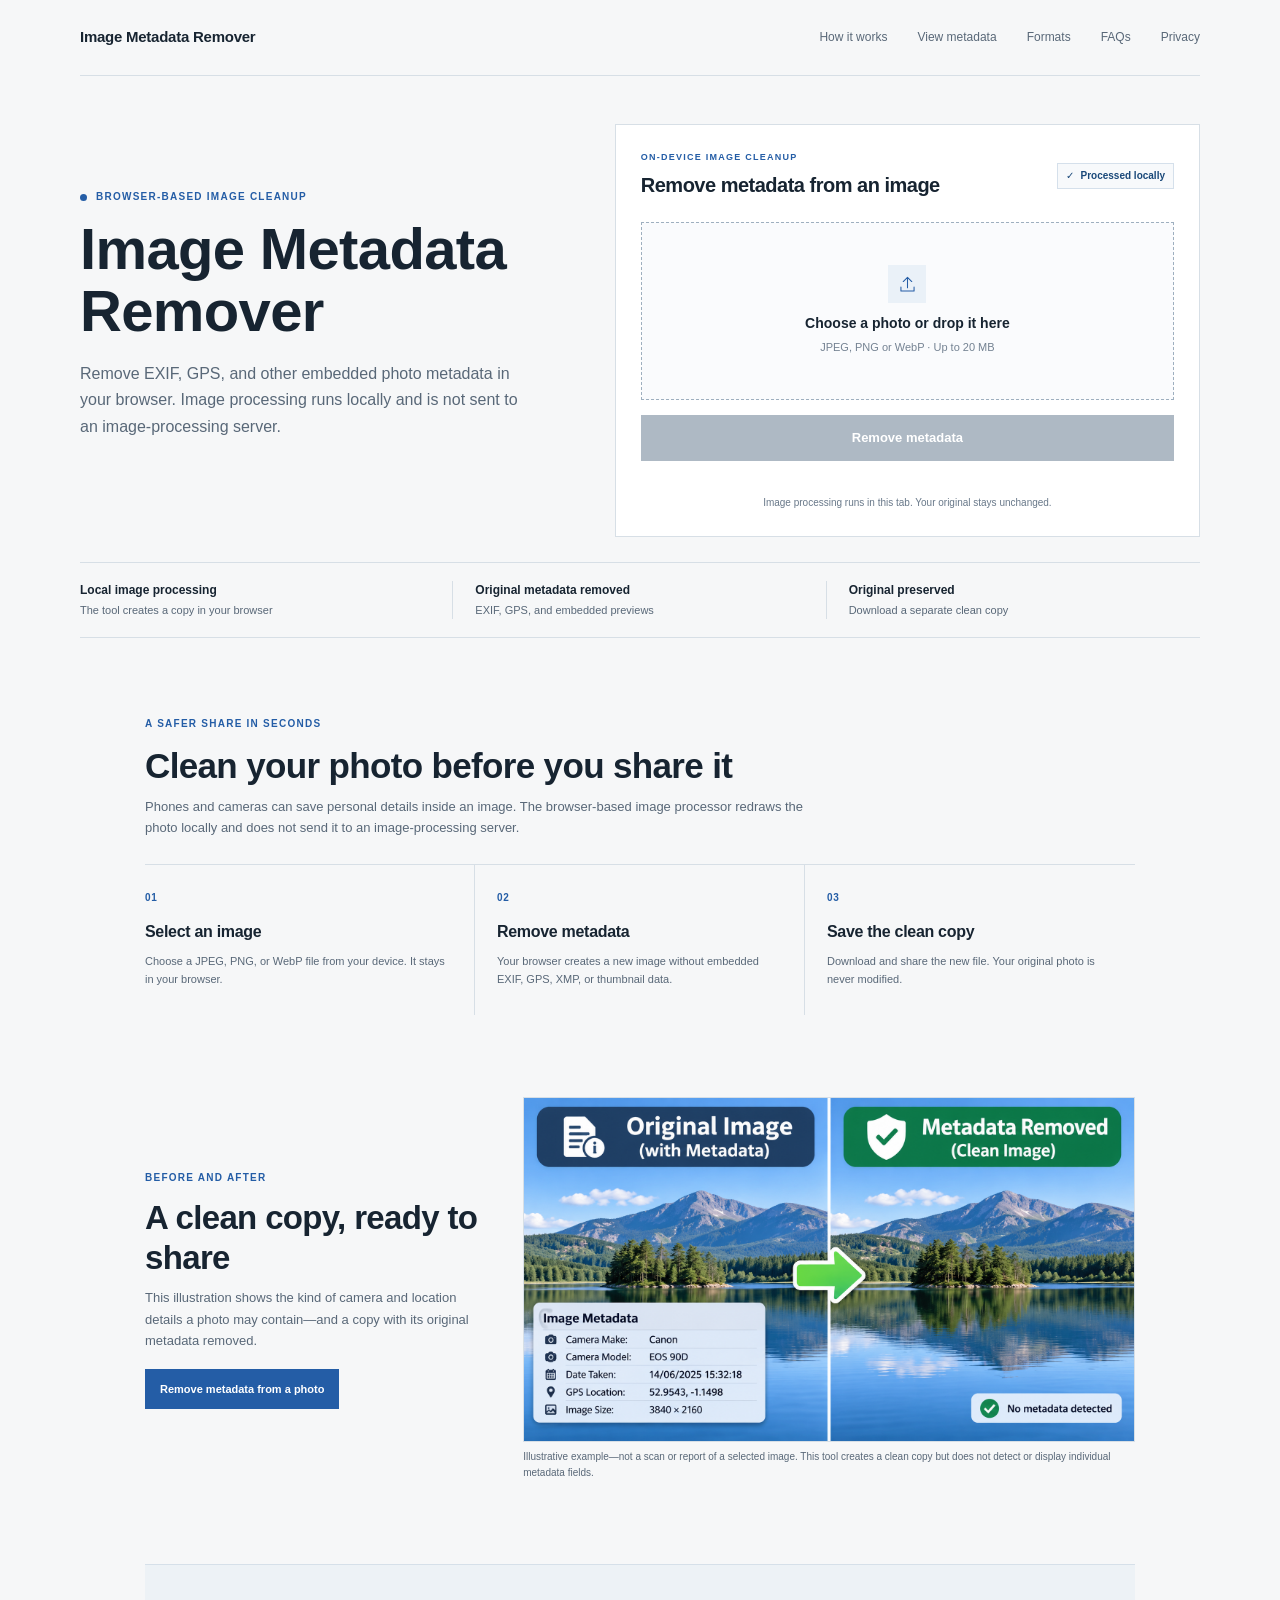
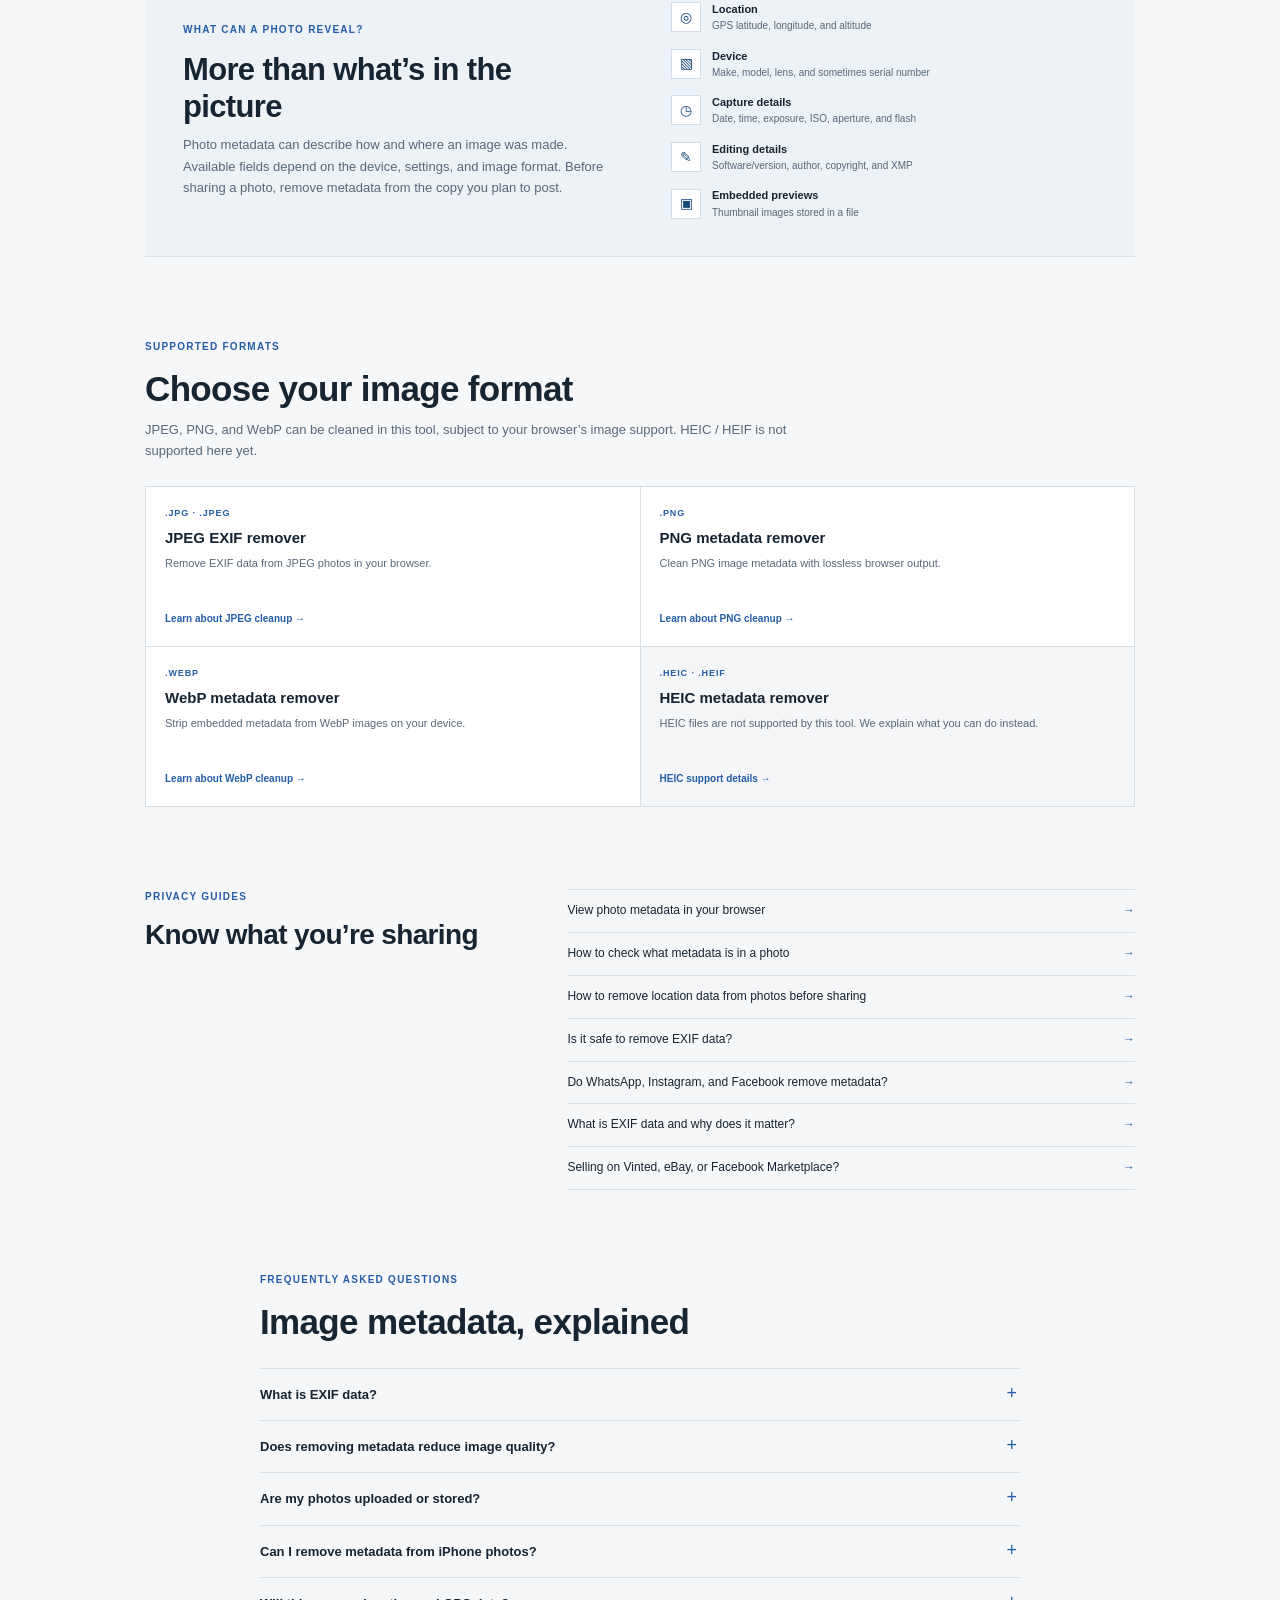
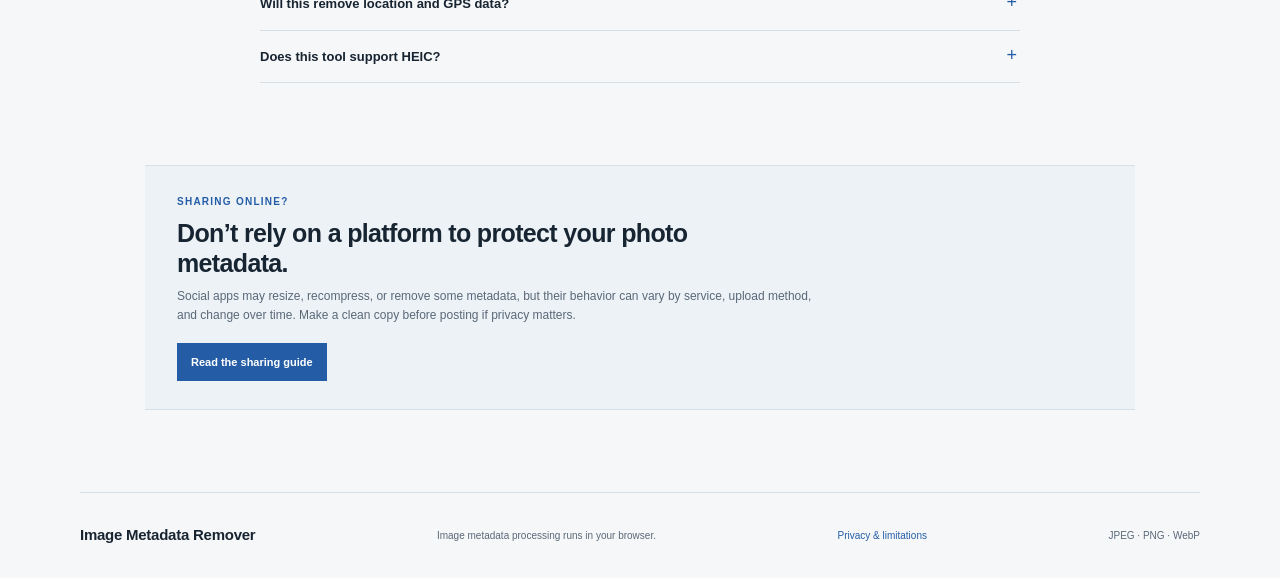
<file: index.html>
<!doctype html>
<html lang="en">
<head>
  <meta charset="utf-8">
  <meta name="viewport" content="width=device-width, initial-scale=1">
  <meta name="description" content="Remove metadata from JPEG, PNG and WebP photos in your browser. Image processing runs locally on your device.">
  <meta name="theme-color" content="#f4f6f8">
  <title>Image Metadata Remover — Remove EXIF Data Privately</title>
  <link rel="canonical" href="https://imagemetadataremover.tools/">
  <link rel="icon" href="favicon.ico" type="image/x-icon">
  <link rel="stylesheet" href="styles.css">
  <script type="application/ld+json">
  {
    "@context": "https://schema.org",
    "@type": "FAQPage",
    "mainEntity": [
      {
        "@type": "Question",
        "name": "What is EXIF data?",
        "acceptedAnswer": {
          "@type": "Answer",
          "text": "EXIF (Exchangeable Image File Format) is information saved inside many photos by a camera or phone. It may include the date and time a photo was taken, camera settings, device model, and sometimes GPS location."
        }
      },
      {
        "@type": "Question",
        "name": "Does removing metadata reduce image quality?",
        "acceptedAnswer": {
          "@type": "Answer",
          "text": "PNG output is lossless. JPEG and WebP are re-encoded by your browser and may lose some quality; choose a higher quality setting to reduce that change. Your original file is not altered."
        }
      },
      {
        "@type": "Question",
        "name": "Are my photos uploaded or stored?",
        "acceptedAnswer": {
          "@type": "Answer",
          "text": "The image-processing code decodes and re-encodes the file locally and does not send it to an image-processing server."
        }
      },
      {
        "@type": "Question",
        "name": "Can I remove metadata from iPhone photos?",
        "acceptedAnswer": {
          "@type": "Answer",
          "text": "JPEG and PNG photos from an iPhone are supported. Many newer iPhone photos use HEIC / HEIF, which this tool cannot process. We do not accept those files or upload them for conversion."
        }
      },
      {
        "@type": "Question",
        "name": "Will this remove location and GPS data?",
        "acceptedAnswer": {
          "@type": "Answer",
          "text": "The clean output is newly created from the image pixels, so the original embedded EXIF and GPS fields are not carried over. The image’s visible content is retained."
        }
      },
      {
        "@type": "Question",
        "name": "Does this tool support HEIC?",
        "acceptedAnswer": {
          "@type": "Answer",
          "text": "No. HEIC / HEIF decoding and encoding are not included. The tool supports JPEG, PNG, and WebP only when your browser can decode and encode them."
        }
      }
    ]
  }
  </script>
  <script src="app.js" defer></script>
  <script src="https://analytics.ahrefs.com/analytics.js" data-key="3HFCD3iN6Rl4ziVeqMb22g" async></script>
</head>
<body>
  <a class="skip-link" href="#main">Skip to content</a>
  <header class="site-header">
    <a class="brand" href="/" aria-label="Image Metadata Remover home">
      <span>Image Metadata Remover</span>
    </a>
    <nav aria-label="Main navigation">
      <a href="#how-it-works">How it works</a>
      <a href="/metadata-viewer/">View metadata</a>
      <a href="#formats">Formats</a>
      <a href="#faqs">FAQs</a>
      <a href="/privacy/">Privacy</a>
    </nav>
  </header>

  <main id="main">
    <section class="hero">
      <p class="eyebrow"><span class="privacy-dot"></span> Browser-based image cleanup</p>
      <h1>Image Metadata Remover</h1>
      <p class="hero-copy">Remove EXIF, GPS, and other embedded photo metadata in your browser. Image processing runs locally and is not sent to an image-processing server.</p>
    </section>

    <section class="tool-card" id="tool" aria-labelledby="tool-heading">
      <div class="tool-heading">
        <div>
          <p class="eyebrow">On-device image cleanup</p>
          <h2 id="tool-heading">Remove metadata from an image</h2>
        </div>
        <span class="local-badge"><span aria-hidden="true">✓</span> Processed locally</span>
      </div>

      <label class="drop-zone" id="drop-zone" for="image-file">
        <span class="upload-icon" aria-hidden="true">
          <svg viewBox="0 0 32 32" focusable="false"><path d="M16 21V5m0 0L9.5 11.5M16 5l6.5 6.5M6 20v6h20v-6"/></svg>
        </span>
        <span class="drop-title">Choose a photo or drop it here</span>
        <span class="drop-caption">JPEG, PNG or WebP · Up to 20 MB</span>
        <input id="image-file" type="file" accept="image/jpeg,image/png,image/webp,.jpg,.jpeg,.png,.webp">
      </label>

      <div class="file-summary" id="file-summary" hidden>
        <div class="file-icon" aria-hidden="true">IMG</div>
        <div class="file-details">
          <strong id="file-name"></strong>
          <span id="file-info"></span>
        </div>
        <button class="text-button" type="button" id="remove-file" aria-label="Remove selected image">Remove</button>
      </div>

      <div class="quality-control" id="quality-control" hidden>
        <label for="quality">JPEG / WebP output quality <output id="quality-value" for="quality">92%</output></label>
        <input id="quality" type="range" min="60" max="100" value="92">
        <p>Higher quality usually means a larger file. PNG output is lossless and ignores this setting.</p>
      </div>

      <button class="primary-button" type="button" id="clean-button" disabled>Remove metadata</button>
      <p class="status-message" id="status-message" role="status" aria-live="polite"></p>
      <p class="privacy-note">Image processing runs in this tab. Your original stays unchanged.</p>
    </section>

    <section class="trust-strip" aria-label="Privacy and file handling">
      <div><strong>Local image processing</strong><span>The tool creates a copy in your browser</span></div>
      <div><strong>Original metadata removed</strong><span>EXIF, GPS, and embedded previews</span></div>
      <div><strong>Original preserved</strong><span>Download a separate clean copy</span></div>
    </section>

    <section class="content-section" id="how-it-works">
      <div class="section-intro">
        <p class="eyebrow">A safer share in seconds</p>
        <h2>Clean your photo before you share it</h2>
        <p>Phones and cameras can save personal details inside an image. The browser-based image processor redraws the photo locally and does not send it to an image-processing server.</p>
      </div>
      <div class="steps-grid">
        <article class="step-card"><span class="step-number">01</span><h3>Select an image</h3><p>Choose a JPEG, PNG, or WebP file from your device. It stays in your browser.</p></article>
        <article class="step-card"><span class="step-number">02</span><h3>Remove metadata</h3><p>Your browser creates a new image without embedded EXIF, GPS, XMP, or thumbnail data.</p></article>
        <article class="step-card"><span class="step-number">03</span><h3>Save the clean copy</h3><p>Download and share the new file. Your original photo is never modified.</p></article>
      </div>
    </section>

    <section class="example-section" aria-labelledby="example-heading">
      <div class="example-copy">
        <p class="eyebrow">Before and after</p>
        <h2 id="example-heading">A clean copy, ready to share</h2>
        <p>This illustration shows the kind of camera and location details a photo may contain—and a copy with its original metadata removed.</p>
        <a class="secondary-button" href="/#tool">Remove metadata from a photo</a>
      </div>
      <figure class="example-figure">
        <img src="images/before-after-image-metadata.png" alt="Illustration comparing an original landscape photo with camera and GPS metadata to a clean copy marked metadata removed." loading="lazy" decoding="async">
        <figcaption>Illustrative example—not a scan or report of a selected image. This tool creates a clean copy but does not detect or display individual metadata fields.</figcaption>
      </figure>
    </section>

    <section class="metadata-section">
      <div class="metadata-copy">
        <p class="eyebrow">What can a photo reveal?</p>
        <h2>More than what’s in the picture</h2>
        <p>Photo metadata can describe how and where an image was made. Available fields depend on the device, settings, and image format. Before sharing a photo, remove metadata from the copy you plan to post.</p>
      </div>
      <ul class="metadata-list">
        <li><span class="metadata-symbol">◎</span><span><strong>Location</strong><small>GPS latitude, longitude, and altitude</small></span></li>
        <li><span class="metadata-symbol">▧</span><span><strong>Device</strong><small>Make, model, lens, and sometimes serial number</small></span></li>
        <li><span class="metadata-symbol">◷</span><span><strong>Capture details</strong><small>Date, time, exposure, ISO, aperture, and flash</small></span></li>
        <li><span class="metadata-symbol">✎</span><span><strong>Editing details</strong><small>Software/version, author, copyright, and XMP</small></span></li>
        <li><span class="metadata-symbol">▣</span><span><strong>Embedded previews</strong><small>Thumbnail images stored in a file</small></span></li>
      </ul>
    </section>

    <section class="content-section formats-section" id="formats">
      <div class="section-intro">
        <p class="eyebrow">Supported formats</p>
        <h2>Choose your image format</h2>
        <p>JPEG, PNG, and WebP can be cleaned in this tool, subject to your browser’s image support. HEIC / HEIF is not supported here yet.</p>
      </div>
      <div class="format-grid">
        <a class="format-card" href="/pages/jpeg-exif-remover/"><span class="format-label">.JPG · .JPEG</span><strong>JPEG EXIF remover</strong><span>Remove EXIF data from JPEG photos in your browser.</span><span class="card-link">Learn about JPEG cleanup →</span></a>
        <a class="format-card" href="/pages/png-metadata-remover/"><span class="format-label">.PNG</span><strong>PNG metadata remover</strong><span>Clean PNG image metadata with lossless browser output.</span><span class="card-link">Learn about PNG cleanup →</span></a>
        <a class="format-card" href="/pages/webp-metadata-remover/"><span class="format-label">.WEBP</span><strong>WebP metadata remover</strong><span>Strip embedded metadata from WebP images on your device.</span><span class="card-link">Learn about WebP cleanup →</span></a>
        <a class="format-card format-card-muted" href="/pages/heic-metadata-remover/"><span class="format-label">.HEIC · .HEIF</span><strong>HEIC metadata remover</strong><span>HEIC files are not supported by this tool. We explain what you can do instead.</span><span class="card-link">HEIC support details →</span></a>
      </div>
    </section>

    <section class="guides-section">
      <div class="section-intro">
        <p class="eyebrow">Privacy guides</p>
        <h2>Know what you’re sharing</h2>
      </div>
      <div class="guide-links">
        <a href="/metadata-viewer/">View photo metadata in your browser <span>→</span></a>
        <a href="/guides/check-photo-metadata/">How to check what metadata is in a photo <span>→</span></a>
        <a href="/guides/remove-location-from-photos/">How to remove location data from photos before sharing <span>→</span></a>
        <a href="/guides/is-it-safe-to-remove-exif/">Is it safe to remove EXIF data? <span>→</span></a>
        <a href="/guides/social-media-metadata/">Do WhatsApp, Instagram, and Facebook remove metadata? <span>→</span></a>
        <a href="/guides/what-is-exif-data/">What is EXIF data and why does it matter? <span>→</span></a>
        <a href="/guides/marketplace-photo-privacy/">Selling on Vinted, eBay, or Facebook Marketplace? <span>→</span></a>
      </div>
    </section>

    <section class="faq-section" id="faqs">
      <div class="section-intro">
        <p class="eyebrow">Frequently asked questions</p>
        <h2>Image metadata, explained</h2>
      </div>
      <div class="faq-list">
        <details><summary>What is EXIF data?</summary><p>EXIF (Exchangeable Image File Format) is information saved inside many photos by a camera or phone. It may include the date and time a photo was taken, camera settings, device model, and sometimes GPS location.</p></details>
        <details><summary>Does removing metadata reduce image quality?</summary><p>PNG output is lossless. JPEG and WebP are re-encoded by your browser and may lose some quality; choose a higher quality setting to reduce that change. Your original file is not altered.</p></details>
        <details><summary>Are my photos uploaded or stored?</summary><p>The image-processing code decodes and re-encodes the file locally and does not send it to an image-processing server.</p></details>
        <details><summary>Can I remove metadata from iPhone photos?</summary><p>JPEG and PNG photos from an iPhone are supported. Many newer iPhone photos use HEIC / HEIF, which this tool cannot process. We do not accept those files or upload them for conversion.</p></details>
        <details><summary>Will this remove location and GPS data?</summary><p>The clean output is newly created from the image pixels, so the original embedded EXIF and GPS fields are not carried over. The image’s visible content is retained.</p></details>
        <details><summary>Does this tool support HEIC?</summary><p>No. HEIC / HEIF decoding and encoding are not included. The tool supports JPEG, PNG, and WebP only when your browser can decode and encode them.</p></details>
      </div>
    </section>

    <section class="social-note">
      <p class="eyebrow">Sharing online?</p>
      <h2>Don’t rely on a platform to protect your photo metadata.</h2>
      <p>Social apps may resize, recompress, or remove some metadata, but their behavior can vary by service, upload method, and change over time. Make a clean copy before posting if privacy matters.</p>
      <a class="secondary-button" href="/guides/social-media-metadata/">Read the sharing guide</a>
    </section>
  </main>

  <footer class="site-footer">
    <a class="brand" href="/"><span>Image Metadata Remover</span></a>
    <p>Image metadata processing runs in your browser.</p>
    <a href="/privacy/">Privacy &amp; limitations</a>
    <span class="footer-formats">JPEG · PNG · WebP</span>
  </footer>
</body>
</html>
</file>
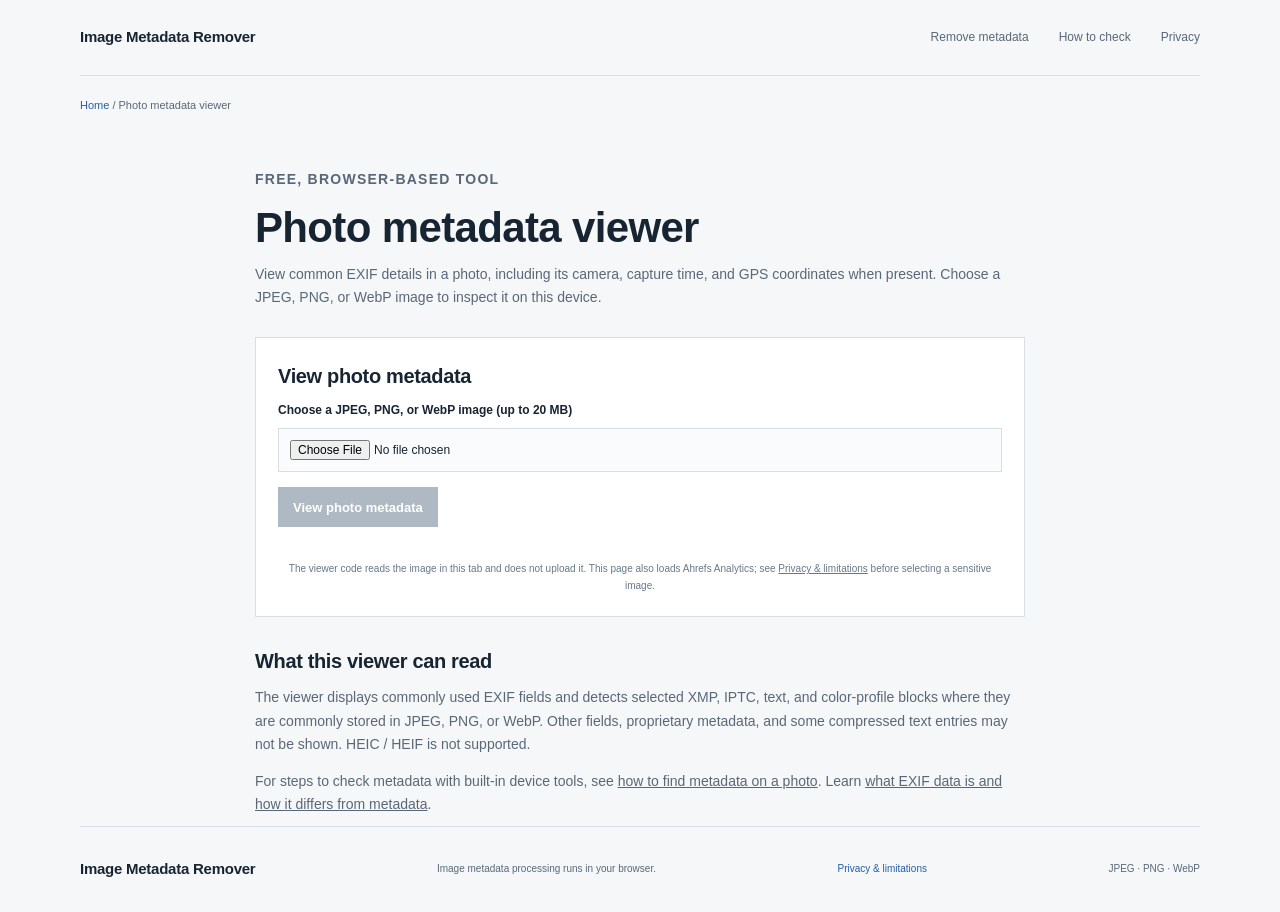
<file: metadata-viewer/index.html>
<!doctype html>
<html lang="en">
<head>
  <meta charset="utf-8">
  <meta name="viewport" content="width=device-width, initial-scale=1">
  <meta name="description" content="View common EXIF, GPS, camera, and other metadata in a JPEG, PNG, or WebP photo. The viewer reads images locally; review our analytics privacy disclosure before selecting sensitive files.">
  <meta name="theme-color" content="#f4f6f8">
  <title>Photo Metadata Viewer — View EXIF and GPS Data</title>
  <link rel="canonical" href="https://imagemetadataremover.tools/metadata-viewer/">
  <link rel="icon" href="../favicon.ico" type="image/x-icon">
  <link rel="stylesheet" href="../styles.css">
  <script src="../metadata-viewer.js" defer></script>
  <script src="https://analytics.ahrefs.com/analytics.js" data-key="3HFCD3iN6Rl4ziVeqMb22g" async></script>
</head>
<body>
  <a class="skip-link" href="#main">Skip to content</a>
  <header class="site-header">
    <a class="brand" href="/">Image Metadata Remover</a>
    <nav aria-label="Main navigation">
      <a href="/">Remove metadata</a>
      <a href="/guides/check-photo-metadata/">How to check</a>
      <a href="/privacy/">Privacy</a>
    </nav>
  </header>
  <main class="subpage-main" id="main">
    <p class="breadcrumb"><a href="/">Home</a> / Photo metadata viewer</p>
    <article class="format-detail">
      <p class="eyebrow">Free, browser-based tool</p>
      <h1>Photo metadata viewer</h1>
      <p>View common EXIF details in a photo, including its camera, capture time, and GPS coordinates when present. Choose a JPEG, PNG, or WebP image to inspect it on this device.</p>
      <section class="metadata-viewer" aria-labelledby="viewer-heading">
        <h2 id="viewer-heading">View photo metadata</h2>
        <label class="metadata-file-label" for="metadata-file">Choose a JPEG, PNG, or WebP image (up to 20 MB)</label>
        <input id="metadata-file" type="file" accept="image/jpeg,image/png,image/webp,.jpg,.jpeg,.png,.webp">
        <div class="file-summary" id="metadata-file-summary" hidden>
          <div class="file-icon" aria-hidden="true">IMG</div>
          <div class="file-details">
            <strong id="metadata-file-name"></strong>
            <span id="metadata-file-info"></span>
          </div>
          <button class="text-button" type="button" id="remove-metadata-file">Remove</button>
        </div>
        <button class="primary-button" type="button" id="inspect-button" disabled>View photo metadata</button>
        <p class="status-message" id="metadata-status" role="status" aria-live="polite"></p>
        <p class="privacy-note">The viewer code reads the image in this tab and does not upload it. This page also loads Ahrefs Analytics; see <a href="/privacy/">Privacy &amp; limitations</a> before selecting a sensitive image.</p>
        <div id="metadata-results" class="metadata-results" hidden>
          <h3>Metadata found</h3>
          <dl id="metadata-result-rows"></dl>
          <p>Viewer coverage is limited to common metadata blocks and fields. A result with no fields does not prove that the file contains no other metadata.</p>
          <a class="secondary-button" href="/">Remove metadata from a copy</a>
        </div>
      </section>
      <h2>What this viewer can read</h2>
      <p>The viewer displays commonly used EXIF fields and detects selected XMP, IPTC, text, and color-profile blocks where they are commonly stored in JPEG, PNG, or WebP. Other fields, proprietary metadata, and some compressed text entries may not be shown. HEIC / HEIF is not supported.</p>
      <p>For steps to check metadata with built-in device tools, see <a href="/guides/check-photo-metadata/">how to find metadata on a photo</a>. Learn <a href="/guides/what-is-exif-data/">what EXIF data is and how it differs from metadata</a>.</p>
    </article>
  </main>
  <footer class="site-footer">
    <a class="brand" href="/">Image Metadata Remover</a>
    <p>Image metadata processing runs in your browser.</p>
    <a href="/privacy/">Privacy &amp; limitations</a>
    <span class="footer-formats">JPEG · PNG · WebP</span>
  </footer>
</body>
</html>
</file>
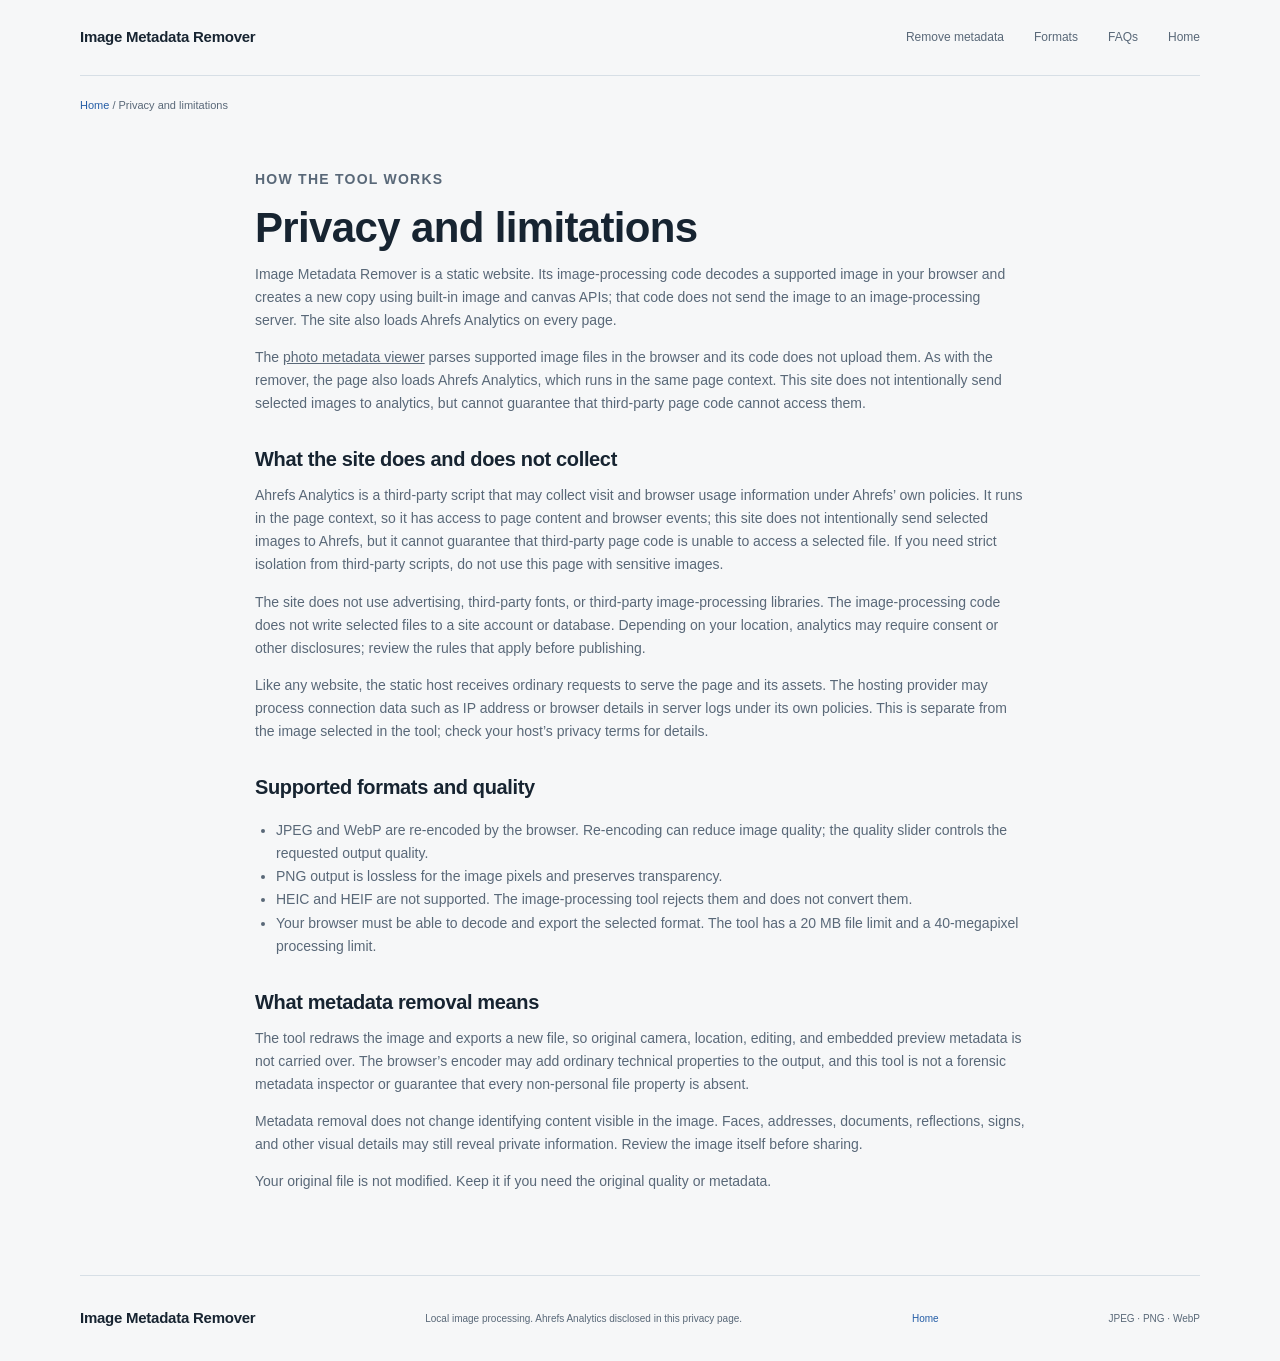
<file: privacy/index.html>
<!doctype html>
<html lang="en">
<head>
  <meta charset="utf-8">
  <meta name="viewport" content="width=device-width, initial-scale=1">
  <meta name="description" content="Learn how Image Metadata Remover handles images in your browser, which formats it supports, and what metadata removal does and does not do.">
  <title>Privacy and Limitations — Image Metadata Remover</title>
  <link rel="canonical" href="https://imagemetadataremover.tools/privacy/">
  <link rel="icon" href="../favicon.ico" type="image/x-icon">
  <link rel="stylesheet" href="../styles.css">
  <script src="https://analytics.ahrefs.com/analytics.js" data-key="3HFCD3iN6Rl4ziVeqMb22g" async></script>
</head>
<body>
  <a class="skip-link" href="#main">Skip to content</a>
  <header class="site-header">
    <a class="brand" href="/">Image Metadata Remover</a>
    <nav aria-label="Main navigation">
      <a href="/#tool">Remove metadata</a>
      <a href="/#formats">Formats</a>
      <a href="/#faqs">FAQs</a>
      <a href="/">Home</a>
    </nav>
  </header>
  <main class="subpage-main" id="main">
    <p class="breadcrumb"><a href="/">Home</a> / Privacy and limitations</p>
    <article class="format-detail">
      <p class="eyebrow">How the tool works</p>
      <h1>Privacy and limitations</h1>
      <p>Image Metadata Remover is a static website. Its image-processing code decodes a supported image in your browser and creates a new copy using built-in image and canvas APIs; that code does not send the image to an image-processing server. The site also loads Ahrefs Analytics on every page.</p>
      <p>The <a href="/metadata-viewer/">photo metadata viewer</a> parses supported image files in the browser and its code does not upload them. As with the remover, the page also loads Ahrefs Analytics, which runs in the same page context. This site does not intentionally send selected images to analytics, but cannot guarantee that third-party page code cannot access them.</p>
      <h2>What the site does and does not collect</h2>
      <p>Ahrefs Analytics is a third-party script that may collect visit and browser usage information under Ahrefs’ own policies. It runs in the page context, so it has access to page content and browser events; this site does not intentionally send selected images to Ahrefs, but it cannot guarantee that third-party page code is unable to access a selected file. If you need strict isolation from third-party scripts, do not use this page with sensitive images.</p>
      <p>The site does not use advertising, third-party fonts, or third-party image-processing libraries. The image-processing code does not write selected files to a site account or database. Depending on your location, analytics may require consent or other disclosures; review the rules that apply before publishing.</p>
      <p>Like any website, the static host receives ordinary requests to serve the page and its assets. The hosting provider may process connection data such as IP address or browser details in server logs under its own policies. This is separate from the image selected in the tool; check your host’s privacy terms for details.</p>
      <h2>Supported formats and quality</h2>
      <ul>
        <li>JPEG and WebP are re-encoded by the browser. Re-encoding can reduce image quality; the quality slider controls the requested output quality.</li>
        <li>PNG output is lossless for the image pixels and preserves transparency.</li>
        <li>HEIC and HEIF are not supported. The image-processing tool rejects them and does not convert them.</li>
        <li>Your browser must be able to decode and export the selected format. The tool has a 20 MB file limit and a 40-megapixel processing limit.</li>
      </ul>
      <h2>What metadata removal means</h2>
      <p>The tool redraws the image and exports a new file, so original camera, location, editing, and embedded preview metadata is not carried over. The browser’s encoder may add ordinary technical properties to the output, and this tool is not a forensic metadata inspector or guarantee that every non-personal file property is absent.</p>
      <p>Metadata removal does not change identifying content visible in the image. Faces, addresses, documents, reflections, signs, and other visual details may still reveal private information. Review the image itself before sharing.</p>
      <p>Your original file is not modified. Keep it if you need the original quality or metadata.</p>
    </article>
  </main>
  <footer class="site-footer">
    <a class="brand" href="/">Image Metadata Remover</a>
    <p>Local image processing. Ahrefs Analytics disclosed in this privacy page.</p>
    <a href="/">Home</a>
    <span class="footer-formats">JPEG · PNG · WebP</span>
  </footer>
</body>
</html>
</file>
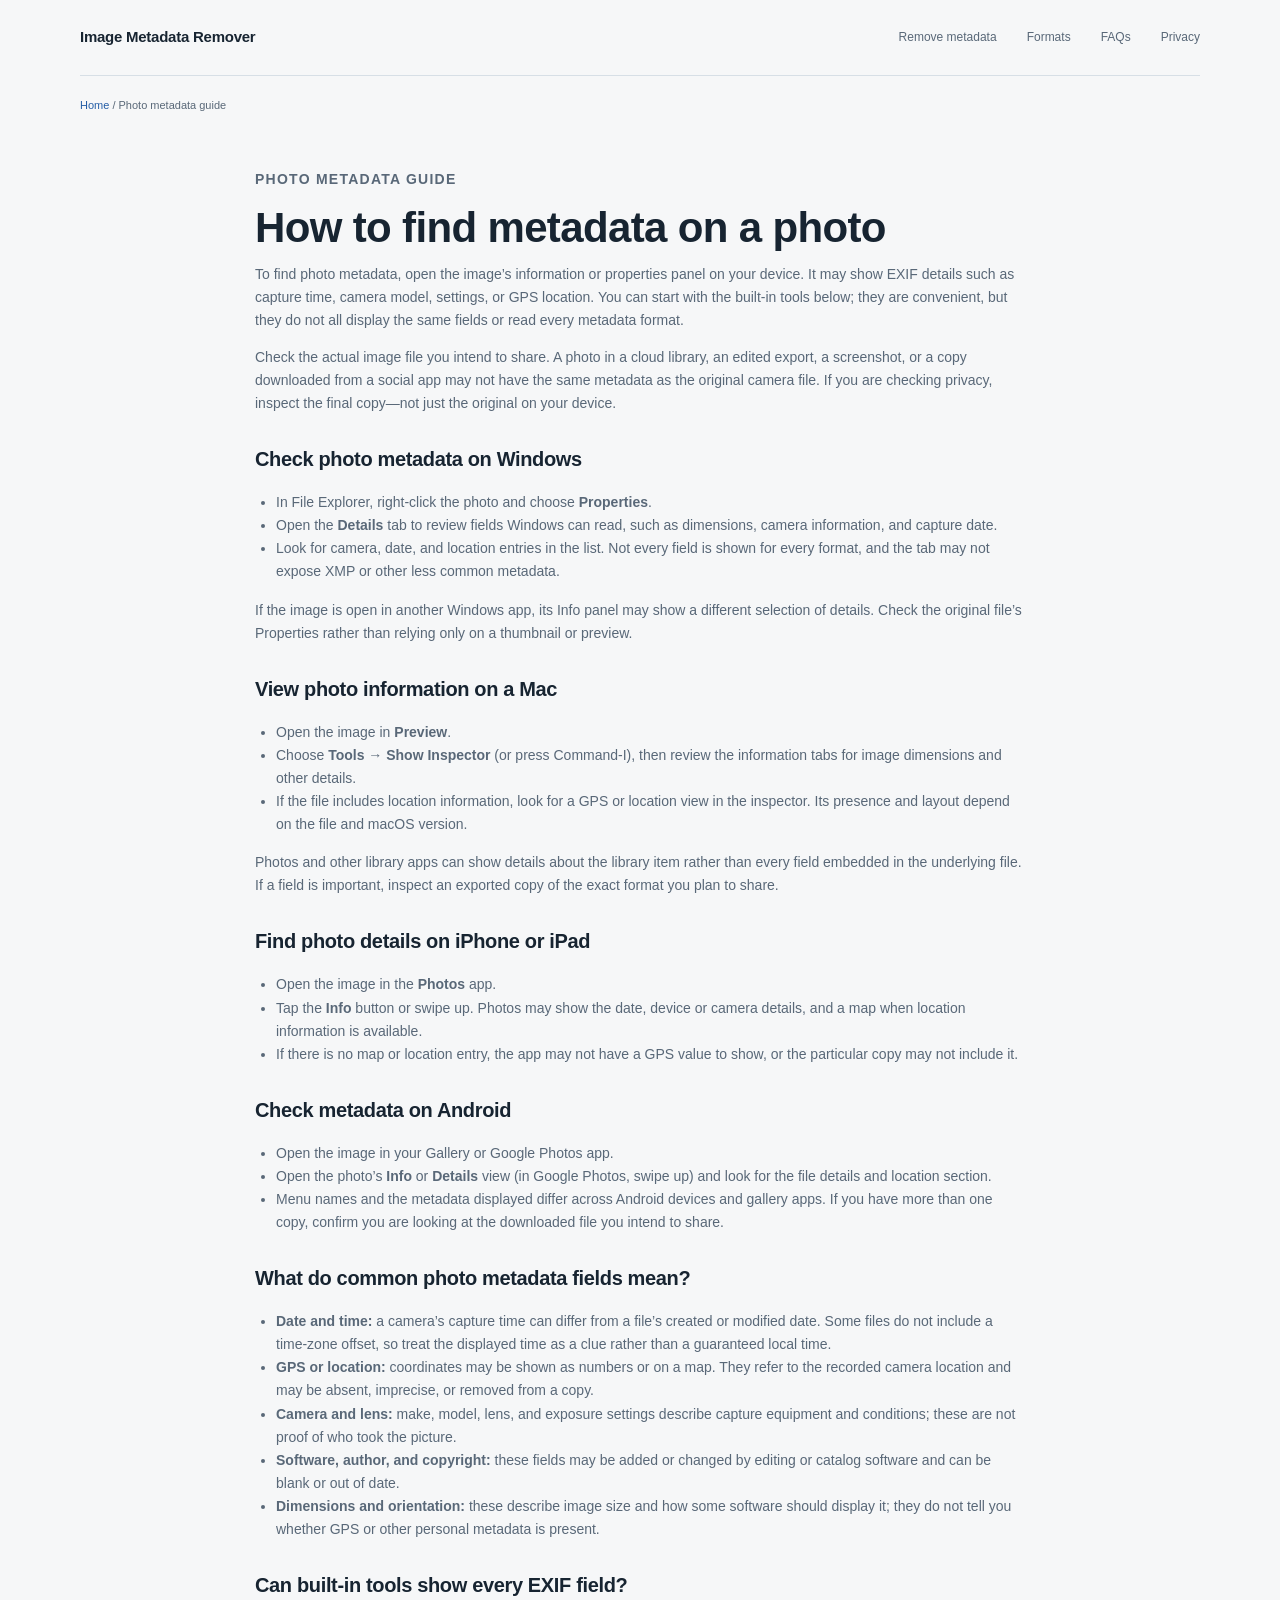
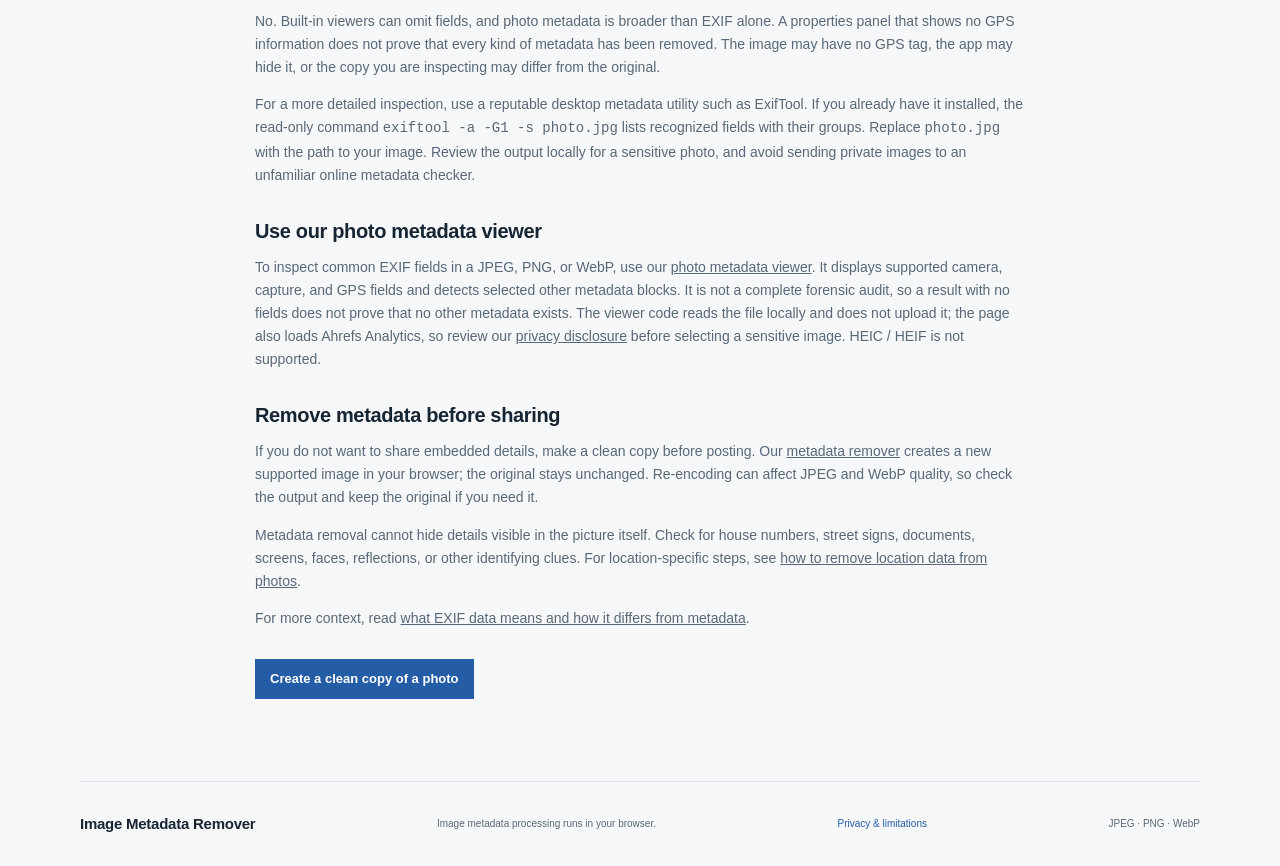
<file: guides/check-photo-metadata/index.html>
<!doctype html>
<html lang="en">
<head>
  <meta charset="utf-8">
  <meta name="viewport" content="width=device-width, initial-scale=1">
  <meta name="description" content="Learn how to check photo metadata on Windows, Mac, iPhone, and Android. Find EXIF, GPS location, capture time, camera details, and learn what results mean.">
  <title>How to Find Metadata on a Photo (Windows, Mac, iPhone)</title>
  <link rel="canonical" href="https://imagemetadataremover.tools/guides/check-photo-metadata/">
  <link rel="icon" href="../../favicon.ico" type="image/x-icon">
  <link rel="stylesheet" href="../../styles.css">
  <script src="https://analytics.ahrefs.com/analytics.js" data-key="3HFCD3iN6Rl4ziVeqMb22g" async></script>
</head>
<body>
  <a class="skip-link" href="#main">Skip to content</a>
  <header class="site-header"><a class="brand" href="/">Image Metadata Remover</a><nav aria-label="Main navigation"><a href="/#tool">Remove metadata</a><a href="/#formats">Formats</a><a href="/#faqs">FAQs</a><a href="/privacy/">Privacy</a></nav></header>
  <main class="subpage-main" id="main">
    <p class="breadcrumb"><a href="/">Home</a> / Photo metadata guide</p>
    <article class="format-detail">
      <p class="eyebrow">Photo metadata guide</p>
      <h1>How to find metadata on a photo</h1>
      <p>To find photo metadata, open the image’s information or properties panel on your device. It may show EXIF details such as capture time, camera model, settings, or GPS location. You can start with the built-in tools below; they are convenient, but they do not all display the same fields or read every metadata format.</p>
      <p>Check the actual image file you intend to share. A photo in a cloud library, an edited export, a screenshot, or a copy downloaded from a social app may not have the same metadata as the original camera file. If you are checking privacy, inspect the final copy—not just the original on your device.</p>
      <h2>Check photo metadata on Windows</h2>
      <ul>
        <li>In File Explorer, right-click the photo and choose <strong>Properties</strong>.</li>
        <li>Open the <strong>Details</strong> tab to review fields Windows can read, such as dimensions, camera information, and capture date.</li>
        <li>Look for camera, date, and location entries in the list. Not every field is shown for every format, and the tab may not expose XMP or other less common metadata.</li>
      </ul>
      <p>If the image is open in another Windows app, its Info panel may show a different selection of details. Check the original file’s Properties rather than relying only on a thumbnail or preview.</p>
      <h2>View photo information on a Mac</h2>
      <ul>
        <li>Open the image in <strong>Preview</strong>.</li>
        <li>Choose <strong>Tools → Show Inspector</strong> (or press Command-I), then review the information tabs for image dimensions and other details.</li>
        <li>If the file includes location information, look for a GPS or location view in the inspector. Its presence and layout depend on the file and macOS version.</li>
      </ul>
      <p>Photos and other library apps can show details about the library item rather than every field embedded in the underlying file. If a field is important, inspect an exported copy of the exact format you plan to share.</p>
      <h2>Find photo details on iPhone or iPad</h2>
      <ul>
        <li>Open the image in the <strong>Photos</strong> app.</li>
        <li>Tap the <strong>Info</strong> button or swipe up. Photos may show the date, device or camera details, and a map when location information is available.</li>
        <li>If there is no map or location entry, the app may not have a GPS value to show, or the particular copy may not include it.</li>
      </ul>
      <h2>Check metadata on Android</h2>
      <ul>
        <li>Open the image in your Gallery or Google Photos app.</li>
        <li>Open the photo’s <strong>Info</strong> or <strong>Details</strong> view (in Google Photos, swipe up) and look for the file details and location section.</li>
        <li>Menu names and the metadata displayed differ across Android devices and gallery apps. If you have more than one copy, confirm you are looking at the downloaded file you intend to share.</li>
      </ul>
      <h2>What do common photo metadata fields mean?</h2>
      <ul>
        <li><strong>Date and time:</strong> a camera’s capture time can differ from a file’s created or modified date. Some files do not include a time-zone offset, so treat the displayed time as a clue rather than a guaranteed local time.</li>
        <li><strong>GPS or location:</strong> coordinates may be shown as numbers or on a map. They refer to the recorded camera location and may be absent, imprecise, or removed from a copy.</li>
        <li><strong>Camera and lens:</strong> make, model, lens, and exposure settings describe capture equipment and conditions; these are not proof of who took the picture.</li>
        <li><strong>Software, author, and copyright:</strong> these fields may be added or changed by editing or catalog software and can be blank or out of date.</li>
        <li><strong>Dimensions and orientation:</strong> these describe image size and how some software should display it; they do not tell you whether GPS or other personal metadata is present.</li>
      </ul>
      <h2>Can built-in tools show every EXIF field?</h2>
      <p>No. Built-in viewers can omit fields, and photo metadata is broader than EXIF alone. A properties panel that shows no GPS information does not prove that every kind of metadata has been removed. The image may have no GPS tag, the app may hide it, or the copy you are inspecting may differ from the original.</p>
      <p>For a more detailed inspection, use a reputable desktop metadata utility such as ExifTool. If you already have it installed, the read-only command <code>exiftool -a -G1 -s photo.jpg</code> lists recognized fields with their groups. Replace <code>photo.jpg</code> with the path to your image. Review the output locally for a sensitive photo, and avoid sending private images to an unfamiliar online metadata checker.</p>
      <h2>Use our photo metadata viewer</h2>
      <p>To inspect common EXIF fields in a JPEG, PNG, or WebP, use our <a href="/metadata-viewer/">photo metadata viewer</a>. It displays supported camera, capture, and GPS fields and detects selected other metadata blocks. It is not a complete forensic audit, so a result with no fields does not prove that no other metadata exists. The viewer code reads the file locally and does not upload it; the page also loads Ahrefs Analytics, so review our <a href="/privacy/">privacy disclosure</a> before selecting a sensitive image. HEIC / HEIF is not supported.</p>
      <h2>Remove metadata before sharing</h2>
      <p>If you do not want to share embedded details, make a clean copy before posting. Our <a href="/#tool">metadata remover</a> creates a new supported image in your browser; the original stays unchanged. Re-encoding can affect JPEG and WebP quality, so check the output and keep the original if you need it.</p>
      <p>Metadata removal cannot hide details visible in the picture itself. Check for house numbers, street signs, documents, screens, faces, reflections, or other identifying clues. For location-specific steps, see <a href="/guides/remove-location-from-photos/">how to remove location data from photos</a>.</p>
      <p>For more context, read <a href="/guides/what-is-exif-data/">what EXIF data means and how it differs from metadata</a>.</p>
      <a class="primary-button" href="/#tool">Create a clean copy of a photo</a>
    </article>
  </main>
  <footer class="site-footer"><a class="brand" href="/">Image Metadata Remover</a><p>Image metadata processing runs in your browser.</p><a href="/privacy/">Privacy &amp; limitations</a><span class="footer-formats">JPEG · PNG · WebP</span></footer>
</body>
</html>
</file>
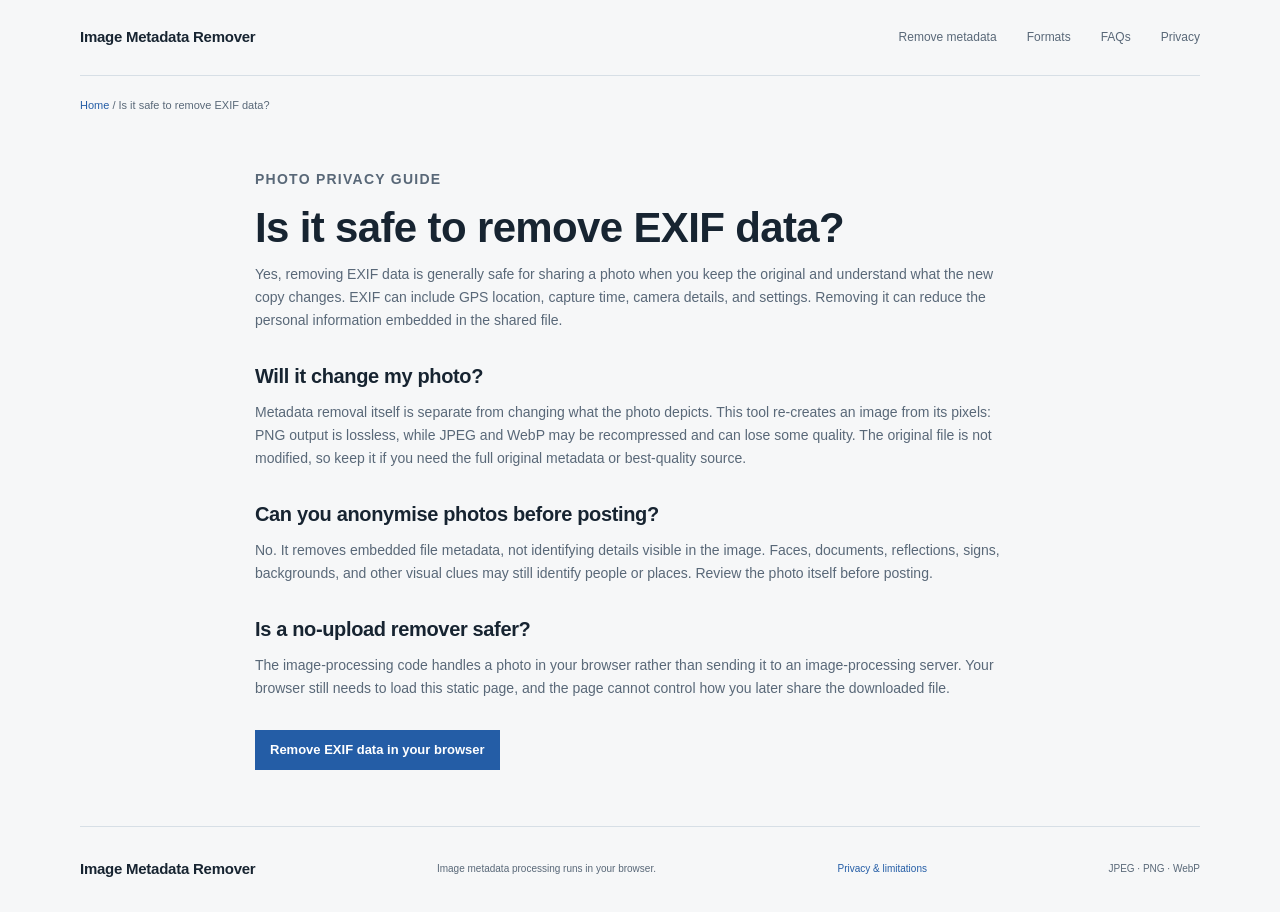
<file: guides/is-it-safe-to-remove-exif/index.html>
<!doctype html>
<html lang="en">
<head>
  <meta charset="utf-8">
  <meta name="viewport" content="width=device-width, initial-scale=1">
  <meta name="description" content="Is it safe to remove EXIF data? Learn what photo metadata removal changes, possible quality effects, and how local browser processing protects privacy.">
  <title>Is It Safe to Remove EXIF Data from Photos?</title>
  <link rel="canonical" href="https://imagemetadataremover.tools/guides/is-it-safe-to-remove-exif/">
  <link rel="icon" href="../../favicon.ico" type="image/x-icon">
  <link rel="stylesheet" href="../../styles.css">
  <script src="https://analytics.ahrefs.com/analytics.js" data-key="3HFCD3iN6Rl4ziVeqMb22g" async></script>
</head>
<body>
  <a class="skip-link" href="#main">Skip to content</a>
  <header class="site-header"><a class="brand" href="/">Image Metadata Remover</a><nav aria-label="Main navigation"><a href="/#tool">Remove metadata</a><a href="/#formats">Formats</a><a href="/#faqs">FAQs</a><a href="/privacy/">Privacy</a></nav></header>
  <main class="subpage-main" id="main">
    <p class="breadcrumb"><a href="/">Home</a> / Is it safe to remove EXIF data?</p>
    <article class="format-detail">
      <p class="eyebrow">Photo privacy guide</p>
      <h1>Is it safe to remove EXIF data?</h1>
      <p>Yes, removing EXIF data is generally safe for sharing a photo when you keep the original and understand what the new copy changes. EXIF can include GPS location, capture time, camera details, and settings. Removing it can reduce the personal information embedded in the shared file.</p>
      <h2>Will it change my photo?</h2>
      <p>Metadata removal itself is separate from changing what the photo depicts. This tool re-creates an image from its pixels: PNG output is lossless, while JPEG and WebP may be recompressed and can lose some quality. The original file is not modified, so keep it if you need the full original metadata or best-quality source.</p>
      <h2>Can you anonymise photos before posting?</h2>
      <p>No. It removes embedded file metadata, not identifying details visible in the image. Faces, documents, reflections, signs, backgrounds, and other visual clues may still identify people or places. Review the photo itself before posting.</p>
      <h2>Is a no-upload remover safer?</h2>
      <p>The image-processing code handles a photo in your browser rather than sending it to an image-processing server. Your browser still needs to load this static page, and the page cannot control how you later share the downloaded file.</p>
      <a class="primary-button" href="/#tool">Remove EXIF data in your browser</a>
    </article>
  </main>
  <footer class="site-footer"><a class="brand" href="/">Image Metadata Remover</a><p>Image metadata processing runs in your browser.</p><a href="/privacy/">Privacy &amp; limitations</a><span class="footer-formats">JPEG · PNG · WebP</span></footer>
</body>
</html>
</file>
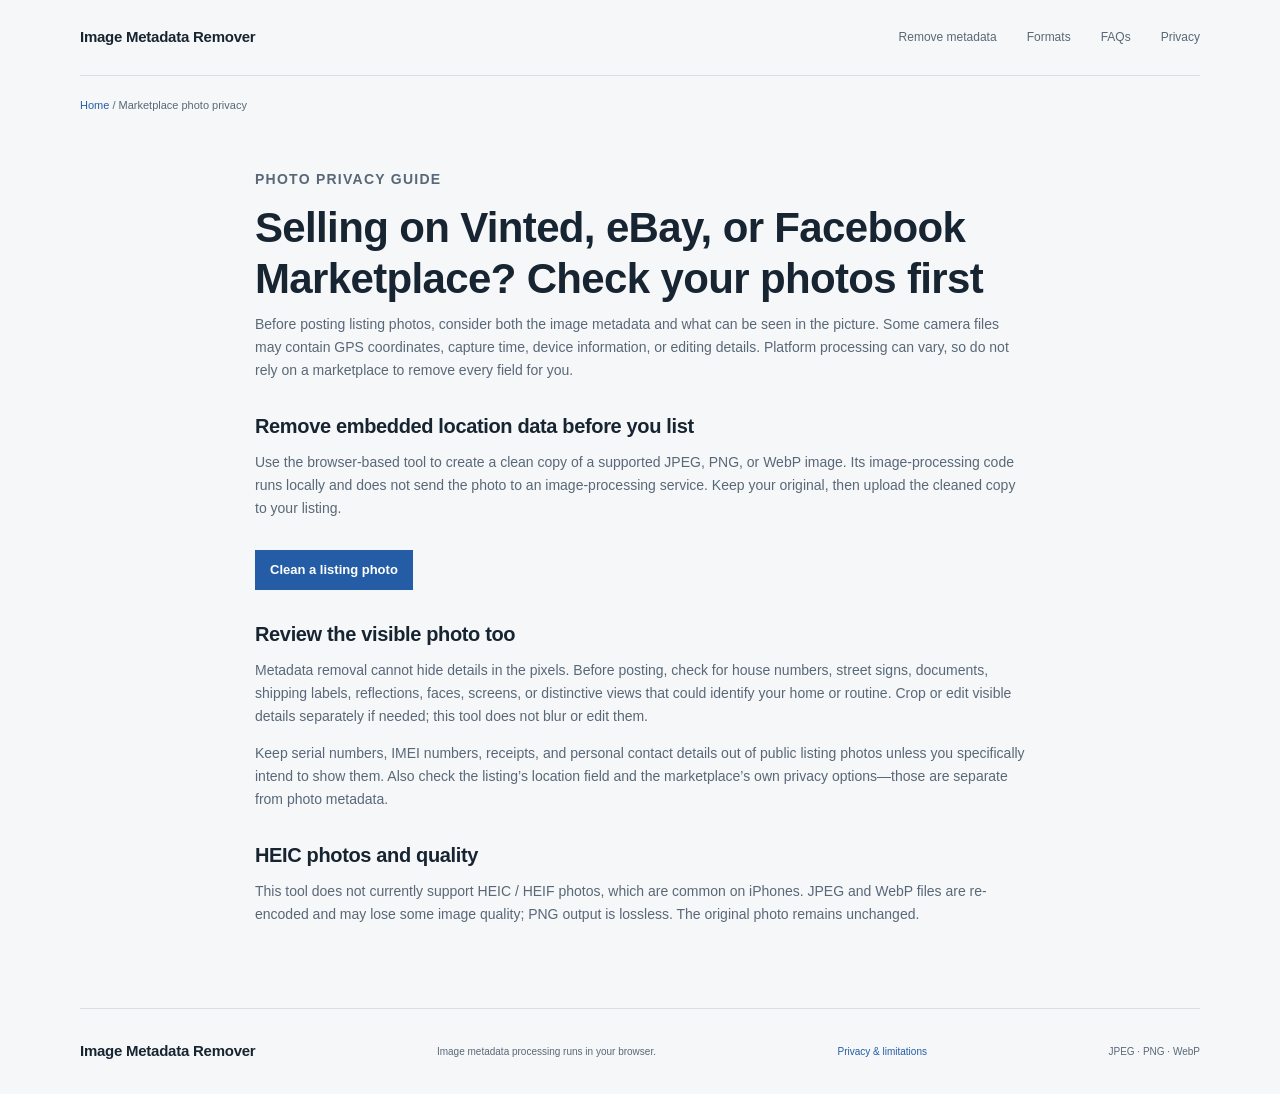
<file: guides/marketplace-photo-privacy/index.html>
<!doctype html>
<html lang="en">
<head>
  <meta charset="utf-8">
  <meta name="viewport" content="width=device-width, initial-scale=1">
  <meta name="description" content="Selling on Vinted, eBay, or Facebook Marketplace? Remove photo location metadata and check the visible image before you post.">
  <title>Remove Photo Location Data Before Selling Online</title>
  <link rel="canonical" href="https://imagemetadataremover.tools/guides/marketplace-photo-privacy/">
  <link rel="icon" href="../../favicon.ico" type="image/x-icon">
  <link rel="stylesheet" href="../../styles.css">
  <script src="https://analytics.ahrefs.com/analytics.js" data-key="3HFCD3iN6Rl4ziVeqMb22g" async></script>
</head>
<body>
  <a class="skip-link" href="#main">Skip to content</a>
  <header class="site-header">
    <a class="brand" href="/">Image Metadata Remover</a>
    <nav aria-label="Main navigation">
      <a href="/#tool">Remove metadata</a>
      <a href="/#formats">Formats</a>
      <a href="/#faqs">FAQs</a>
      <a href="/privacy/">Privacy</a>
    </nav>
  </header>
  <main class="subpage-main" id="main">
    <p class="breadcrumb"><a href="/">Home</a> / Marketplace photo privacy</p>
    <article class="format-detail">
      <p class="eyebrow">Photo privacy guide</p>
      <h1>Selling on Vinted, eBay, or Facebook Marketplace? Check your photos first</h1>
      <p>Before posting listing photos, consider both the image metadata and what can be seen in the picture. Some camera files may contain GPS coordinates, capture time, device information, or editing details. Platform processing can vary, so do not rely on a marketplace to remove every field for you.</p>
      <h2>Remove embedded location data before you list</h2>
      <p>Use the browser-based tool to create a clean copy of a supported JPEG, PNG, or WebP image. Its image-processing code runs locally and does not send the photo to an image-processing service. Keep your original, then upload the cleaned copy to your listing.</p>
      <a class="primary-button" href="/#tool">Clean a listing photo</a>
      <h2>Review the visible photo too</h2>
      <p>Metadata removal cannot hide details in the pixels. Before posting, check for house numbers, street signs, documents, shipping labels, reflections, faces, screens, or distinctive views that could identify your home or routine. Crop or edit visible details separately if needed; this tool does not blur or edit them.</p>
      <p>Keep serial numbers, IMEI numbers, receipts, and personal contact details out of public listing photos unless you specifically intend to show them. Also check the listing’s location field and the marketplace’s own privacy options—those are separate from photo metadata.</p>
      <h2>HEIC photos and quality</h2>
      <p>This tool does not currently support HEIC / HEIF photos, which are common on iPhones. JPEG and WebP files are re-encoded and may lose some image quality; PNG output is lossless. The original photo remains unchanged.</p>
    </article>
  </main>
  <footer class="site-footer">
    <a class="brand" href="/">Image Metadata Remover</a>
    <p>Image metadata processing runs in your browser.</p>
    <a href="/privacy/">Privacy &amp; limitations</a>
    <span class="footer-formats">JPEG · PNG · WebP</span>
  </footer>
</body>
</html>
</file>
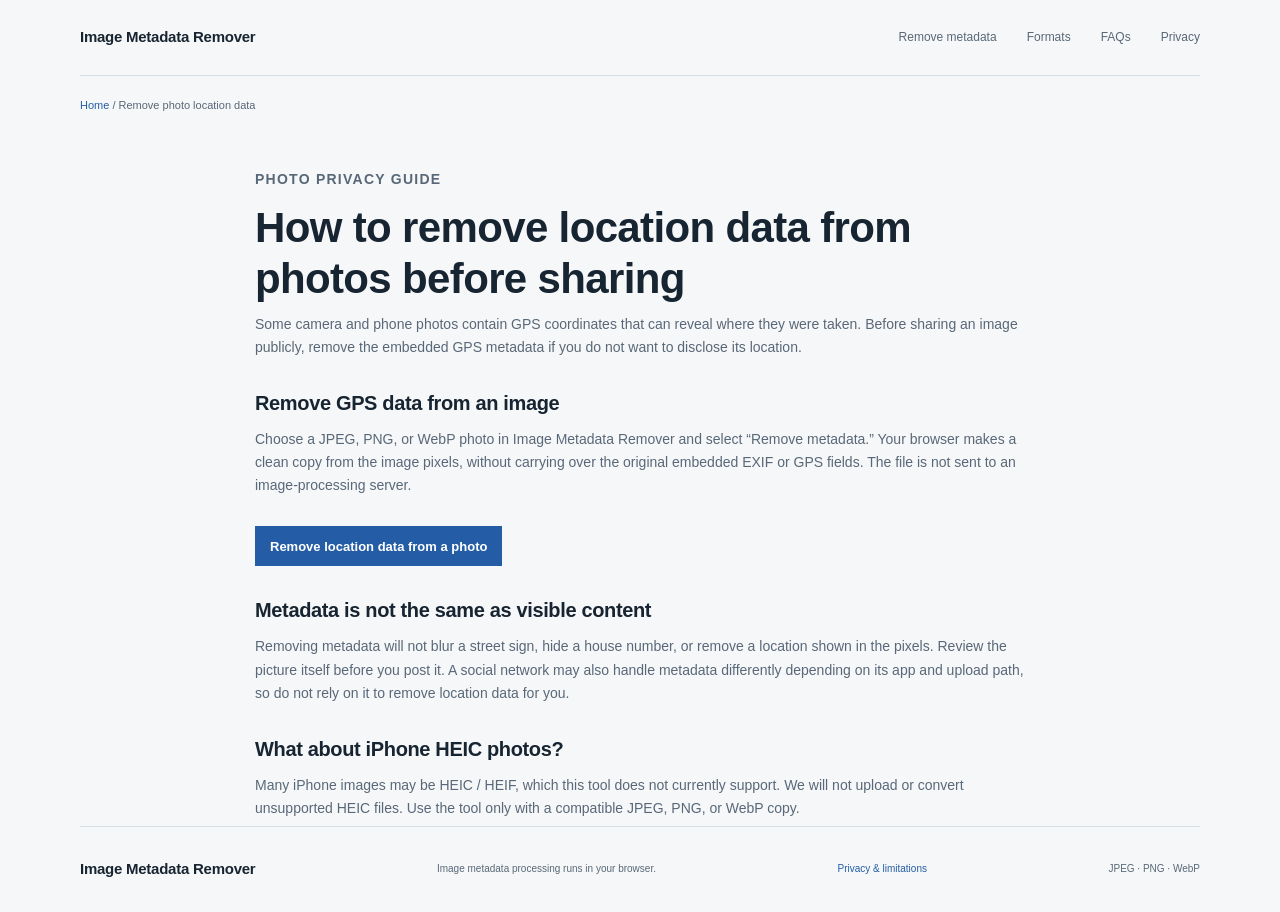
<file: guides/remove-location-from-photos/index.html>
<!doctype html>
<html lang="en">
<head>
  <meta charset="utf-8">
  <meta name="viewport" content="width=device-width, initial-scale=1">
  <meta name="description" content="Learn how to remove location data from photos before sharing. Strip embedded GPS data from JPEG, PNG, and WebP images locally in your browser.">
  <title>How to Remove Location Data from Photos Before Sharing</title>
  <link rel="canonical" href="https://imagemetadataremover.tools/guides/remove-location-from-photos/">
  <link rel="icon" href="../../favicon.ico" type="image/x-icon">
  <link rel="stylesheet" href="../../styles.css">
  <script src="https://analytics.ahrefs.com/analytics.js" data-key="3HFCD3iN6Rl4ziVeqMb22g" async></script>
</head>
<body>
  <a class="skip-link" href="#main">Skip to content</a>
  <header class="site-header"><a class="brand" href="/">Image Metadata Remover</a><nav aria-label="Main navigation"><a href="/#tool">Remove metadata</a><a href="/#formats">Formats</a><a href="/#faqs">FAQs</a><a href="/privacy/">Privacy</a></nav></header>
  <main class="subpage-main" id="main">
    <p class="breadcrumb"><a href="/">Home</a> / Remove photo location data</p>
    <article class="format-detail">
      <p class="eyebrow">Photo privacy guide</p>
      <h1>How to remove location data from photos before sharing</h1>
      <p>Some camera and phone photos contain GPS coordinates that can reveal where they were taken. Before sharing an image publicly, remove the embedded GPS metadata if you do not want to disclose its location.</p>
      <h2>Remove GPS data from an image</h2>
      <p>Choose a JPEG, PNG, or WebP photo in Image Metadata Remover and select “Remove metadata.” Your browser makes a clean copy from the image pixels, without carrying over the original embedded EXIF or GPS fields. The file is not sent to an image-processing server.</p>
      <a class="primary-button" href="/#tool">Remove location data from a photo</a>
      <h2>Metadata is not the same as visible content</h2>
      <p>Removing metadata will not blur a street sign, hide a house number, or remove a location shown in the pixels. Review the picture itself before you post it. A social network may also handle metadata differently depending on its app and upload path, so do not rely on it to remove location data for you.</p>
      <h2>What about iPhone HEIC photos?</h2>
      <p>Many iPhone images may be HEIC / HEIF, which this tool does not currently support. We will not upload or convert unsupported HEIC files. Use the tool only with a compatible JPEG, PNG, or WebP copy.</p>
    </article>
  </main>
  <footer class="site-footer"><a class="brand" href="/">Image Metadata Remover</a><p>Image metadata processing runs in your browser.</p><a href="/privacy/">Privacy &amp; limitations</a><span class="footer-formats">JPEG · PNG · WebP</span></footer>
</body>
</html>
</file>
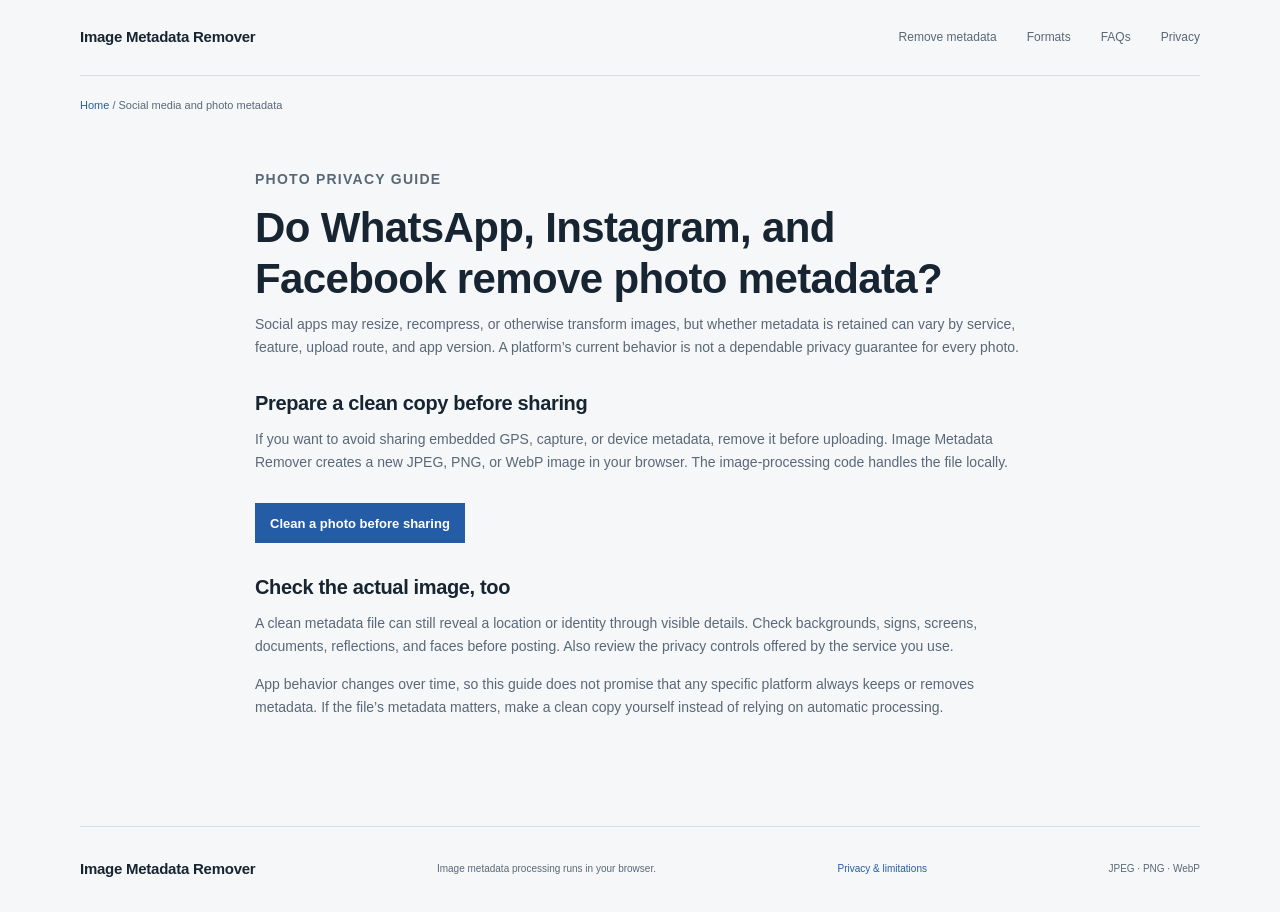
<file: guides/social-media-metadata/index.html>
<!doctype html>
<html lang="en">
<head>
  <meta charset="utf-8">
  <meta name="viewport" content="width=device-width, initial-scale=1">
  <meta name="description" content="Do WhatsApp, Instagram, or Facebook remove photo metadata? Learn why app behavior varies and how to make a clean copy before posting.">
  <title>Do WhatsApp, Instagram, and Facebook Remove Photo Metadata?</title>
  <link rel="canonical" href="https://imagemetadataremover.tools/guides/social-media-metadata/">
  <link rel="icon" href="../../favicon.ico" type="image/x-icon">
  <link rel="stylesheet" href="../../styles.css">
  <script src="https://analytics.ahrefs.com/analytics.js" data-key="3HFCD3iN6Rl4ziVeqMb22g" async></script>
</head>
<body>
  <a class="skip-link" href="#main">Skip to content</a>
  <header class="site-header"><a class="brand" href="/">Image Metadata Remover</a><nav aria-label="Main navigation"><a href="/#tool">Remove metadata</a><a href="/#formats">Formats</a><a href="/#faqs">FAQs</a><a href="/privacy/">Privacy</a></nav></header>
  <main class="subpage-main" id="main">
    <p class="breadcrumb"><a href="/">Home</a> / Social media and photo metadata</p>
    <article class="format-detail">
      <p class="eyebrow">Photo privacy guide</p>
      <h1>Do WhatsApp, Instagram, and Facebook remove photo metadata?</h1>
      <p>Social apps may resize, recompress, or otherwise transform images, but whether metadata is retained can vary by service, feature, upload route, and app version. A platform’s current behavior is not a dependable privacy guarantee for every photo.</p>
      <h2>Prepare a clean copy before sharing</h2>
      <p>If you want to avoid sharing embedded GPS, capture, or device metadata, remove it before uploading. Image Metadata Remover creates a new JPEG, PNG, or WebP image in your browser. The image-processing code handles the file locally.</p>
      <a class="primary-button" href="/#tool">Clean a photo before sharing</a>
      <h2>Check the actual image, too</h2>
      <p>A clean metadata file can still reveal a location or identity through visible details. Check backgrounds, signs, screens, documents, reflections, and faces before posting. Also review the privacy controls offered by the service you use.</p>
      <p>App behavior changes over time, so this guide does not promise that any specific platform always keeps or removes metadata. If the file’s metadata matters, make a clean copy yourself instead of relying on automatic processing.</p>
    </article>
  </main>
  <footer class="site-footer"><a class="brand" href="/">Image Metadata Remover</a><p>Image metadata processing runs in your browser.</p><a href="/privacy/">Privacy &amp; limitations</a><span class="footer-formats">JPEG · PNG · WebP</span></footer>
</body>
</html>
</file>
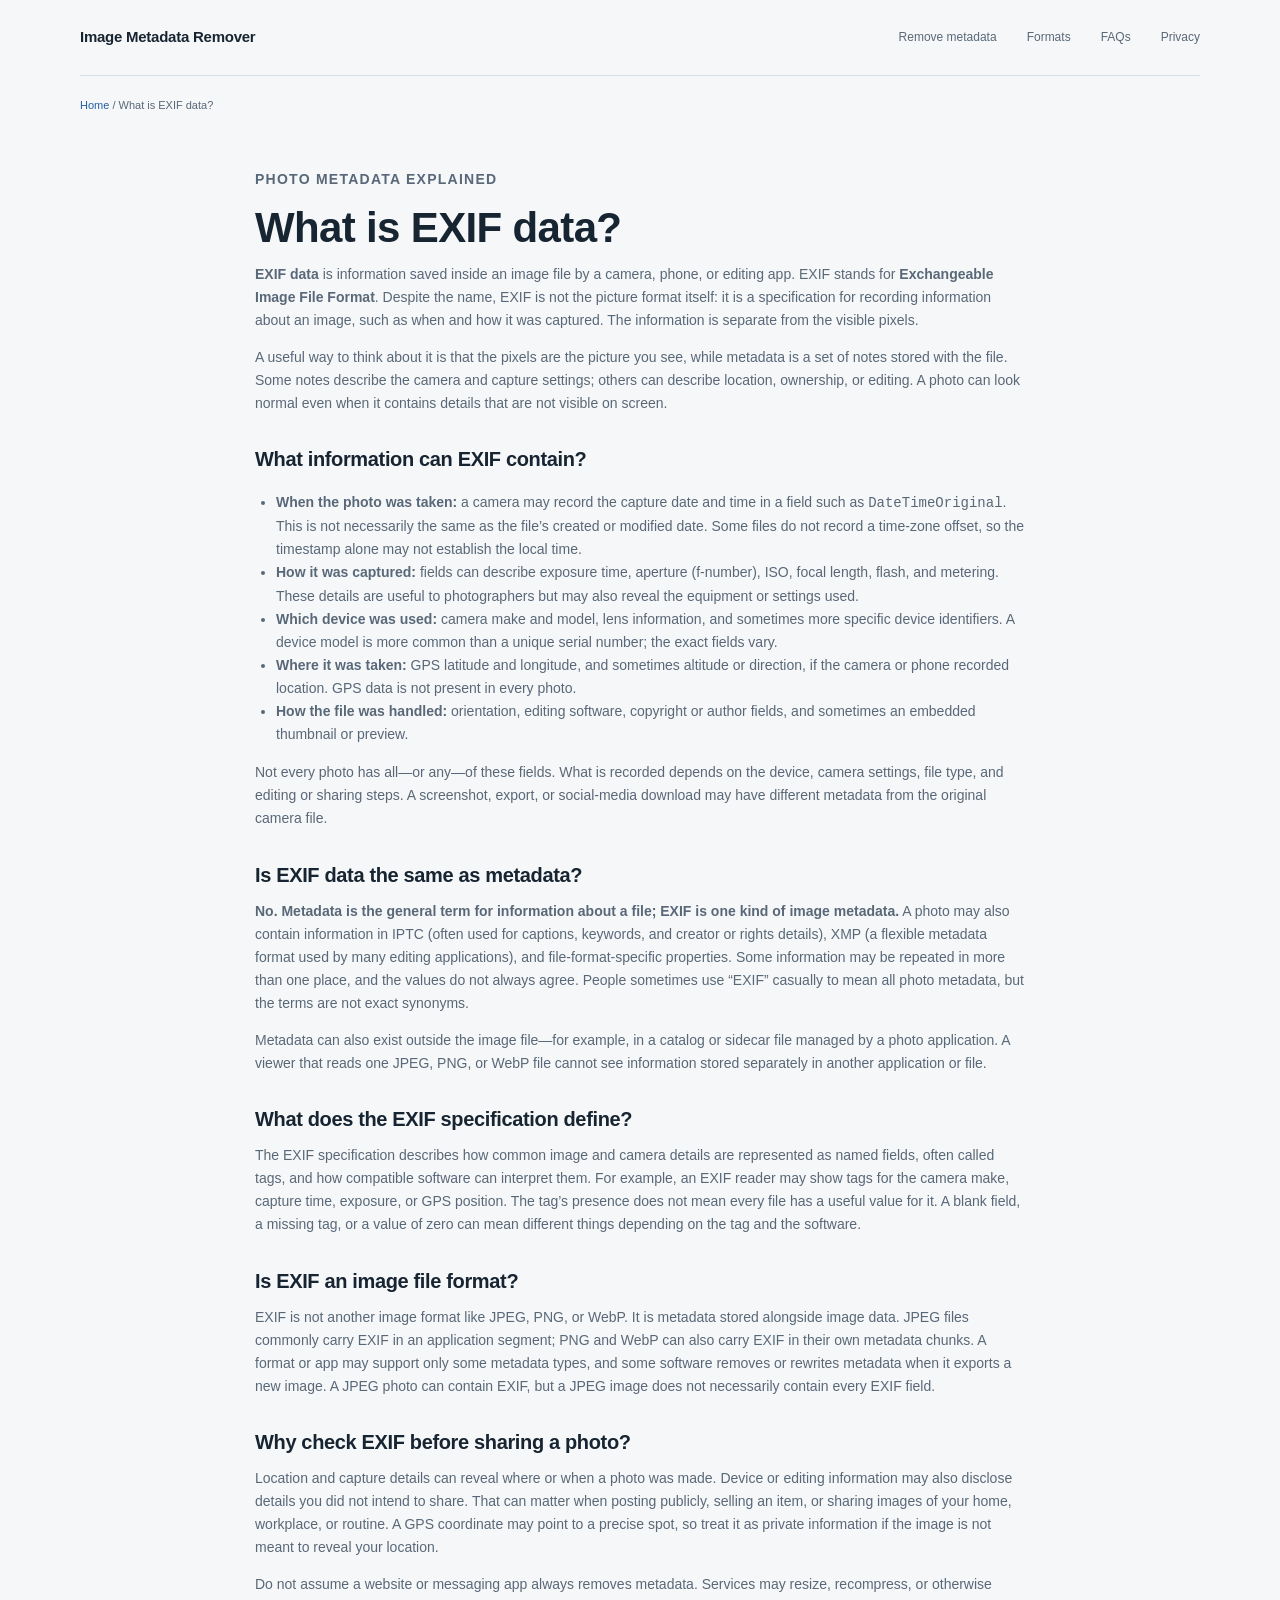
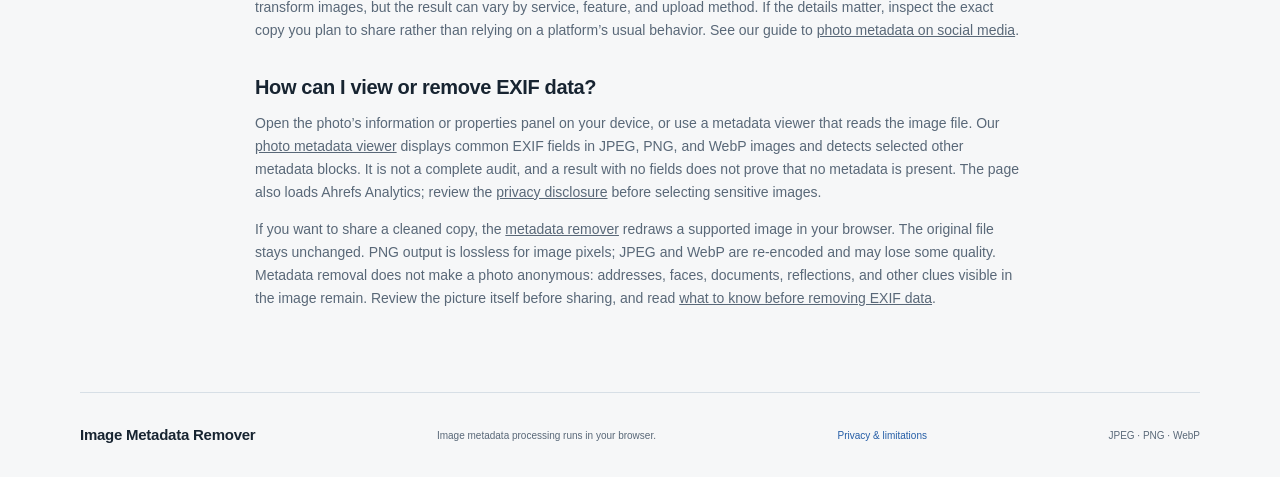
<file: guides/what-is-exif-data/index.html>
<!doctype html>
<html lang="en">
<head>
  <meta charset="utf-8">
  <meta name="viewport" content="width=device-width, initial-scale=1">
  <meta name="description" content="Learn what EXIF data means, what a photo can reveal, how EXIF differs from metadata, and how to view or remove embedded camera and GPS details.">
  <title>What Is EXIF Data? EXIF vs. Metadata Explained</title>
  <link rel="canonical" href="https://imagemetadataremover.tools/guides/what-is-exif-data/">
  <link rel="icon" href="../../favicon.ico" type="image/x-icon">
  <link rel="stylesheet" href="../../styles.css">
  <script src="https://analytics.ahrefs.com/analytics.js" data-key="3HFCD3iN6Rl4ziVeqMb22g" async></script>
</head>
<body>
  <a class="skip-link" href="#main">Skip to content</a>
  <header class="site-header">
    <a class="brand" href="/">Image Metadata Remover</a>
    <nav aria-label="Main navigation">
      <a href="/#tool">Remove metadata</a>
      <a href="/#formats">Formats</a>
      <a href="/#faqs">FAQs</a>
      <a href="/privacy/">Privacy</a>
    </nav>
  </header>
  <main class="subpage-main" id="main">
    <p class="breadcrumb"><a href="/">Home</a> / What is EXIF data?</p>
    <article class="format-detail">
      <p class="eyebrow">Photo metadata explained</p>
      <h1>What is EXIF data?</h1>
      <p><strong>EXIF data</strong> is information saved inside an image file by a camera, phone, or editing app. EXIF stands for <strong>Exchangeable Image File Format</strong>. Despite the name, EXIF is not the picture format itself: it is a specification for recording information about an image, such as when and how it was captured. The information is separate from the visible pixels.</p>
      <p>A useful way to think about it is that the pixels are the picture you see, while metadata is a set of notes stored with the file. Some notes describe the camera and capture settings; others can describe location, ownership, or editing. A photo can look normal even when it contains details that are not visible on screen.</p>
      <h2>What information can EXIF contain?</h2>
      <ul>
        <li><strong>When the photo was taken:</strong> a camera may record the capture date and time in a field such as <code>DateTimeOriginal</code>. This is not necessarily the same as the file’s created or modified date. Some files do not record a time-zone offset, so the timestamp alone may not establish the local time.</li>
        <li><strong>How it was captured:</strong> fields can describe exposure time, aperture (f-number), ISO, focal length, flash, and metering. These details are useful to photographers but may also reveal the equipment or settings used.</li>
        <li><strong>Which device was used:</strong> camera make and model, lens information, and sometimes more specific device identifiers. A device model is more common than a unique serial number; the exact fields vary.</li>
        <li><strong>Where it was taken:</strong> GPS latitude and longitude, and sometimes altitude or direction, if the camera or phone recorded location. GPS data is not present in every photo.</li>
        <li><strong>How the file was handled:</strong> orientation, editing software, copyright or author fields, and sometimes an embedded thumbnail or preview.</li>
      </ul>
      <p>Not every photo has all—or any—of these fields. What is recorded depends on the device, camera settings, file type, and editing or sharing steps. A screenshot, export, or social-media download may have different metadata from the original camera file.</p>
      <h2>Is EXIF data the same as metadata?</h2>
      <p><strong>No. Metadata is the general term for information about a file; EXIF is one kind of image metadata.</strong> A photo may also contain information in IPTC (often used for captions, keywords, and creator or rights details), XMP (a flexible metadata format used by many editing applications), and file-format-specific properties. Some information may be repeated in more than one place, and the values do not always agree. People sometimes use “EXIF” casually to mean all photo metadata, but the terms are not exact synonyms.</p>
      <p>Metadata can also exist outside the image file—for example, in a catalog or sidecar file managed by a photo application. A viewer that reads one JPEG, PNG, or WebP file cannot see information stored separately in another application or file.</p>
      <h2>What does the EXIF specification define?</h2>
      <p>The EXIF specification describes how common image and camera details are represented as named fields, often called tags, and how compatible software can interpret them. For example, an EXIF reader may show tags for the camera make, capture time, exposure, or GPS position. The tag’s presence does not mean every file has a useful value for it. A blank field, a missing tag, or a value of zero can mean different things depending on the tag and the software.</p>
      <h2>Is EXIF an image file format?</h2>
      <p>EXIF is not another image format like JPEG, PNG, or WebP. It is metadata stored alongside image data. JPEG files commonly carry EXIF in an application segment; PNG and WebP can also carry EXIF in their own metadata chunks. A format or app may support only some metadata types, and some software removes or rewrites metadata when it exports a new image. A JPEG photo can contain EXIF, but a JPEG image does not necessarily contain every EXIF field.</p>
      <h2>Why check EXIF before sharing a photo?</h2>
      <p>Location and capture details can reveal where or when a photo was made. Device or editing information may also disclose details you did not intend to share. That can matter when posting publicly, selling an item, or sharing images of your home, workplace, or routine. A GPS coordinate may point to a precise spot, so treat it as private information if the image is not meant to reveal your location.</p>
      <p>Do not assume a website or messaging app always removes metadata. Services may resize, recompress, or otherwise transform images, but the result can vary by service, feature, and upload method. If the details matter, inspect the exact copy you plan to share rather than relying on a platform’s usual behavior. See our guide to <a href="/guides/social-media-metadata/">photo metadata on social media</a>.</p>
      <h2>How can I view or remove EXIF data?</h2>
      <p>Open the photo’s information or properties panel on your device, or use a metadata viewer that reads the image file. Our <a href="/metadata-viewer/">photo metadata viewer</a> displays common EXIF fields in JPEG, PNG, and WebP images and detects selected other metadata blocks. It is not a complete audit, and a result with no fields does not prove that no metadata is present. The page also loads Ahrefs Analytics; review the <a href="/privacy/">privacy disclosure</a> before selecting sensitive images.</p>
      <p>If you want to share a cleaned copy, the <a href="/#tool">metadata remover</a> redraws a supported image in your browser. The original file stays unchanged. PNG output is lossless for image pixels; JPEG and WebP are re-encoded and may lose some quality. Metadata removal does not make a photo anonymous: addresses, faces, documents, reflections, and other clues visible in the image remain. Review the picture itself before sharing, and read <a href="/guides/is-it-safe-to-remove-exif/">what to know before removing EXIF data</a>.</p>
    </article>
  </main>
  <footer class="site-footer">
    <a class="brand" href="/">Image Metadata Remover</a>
    <p>Image metadata processing runs in your browser.</p>
    <a href="/privacy/">Privacy &amp; limitations</a>
    <span class="footer-formats">JPEG · PNG · WebP</span>
  </footer>
</body>
</html>
</file>
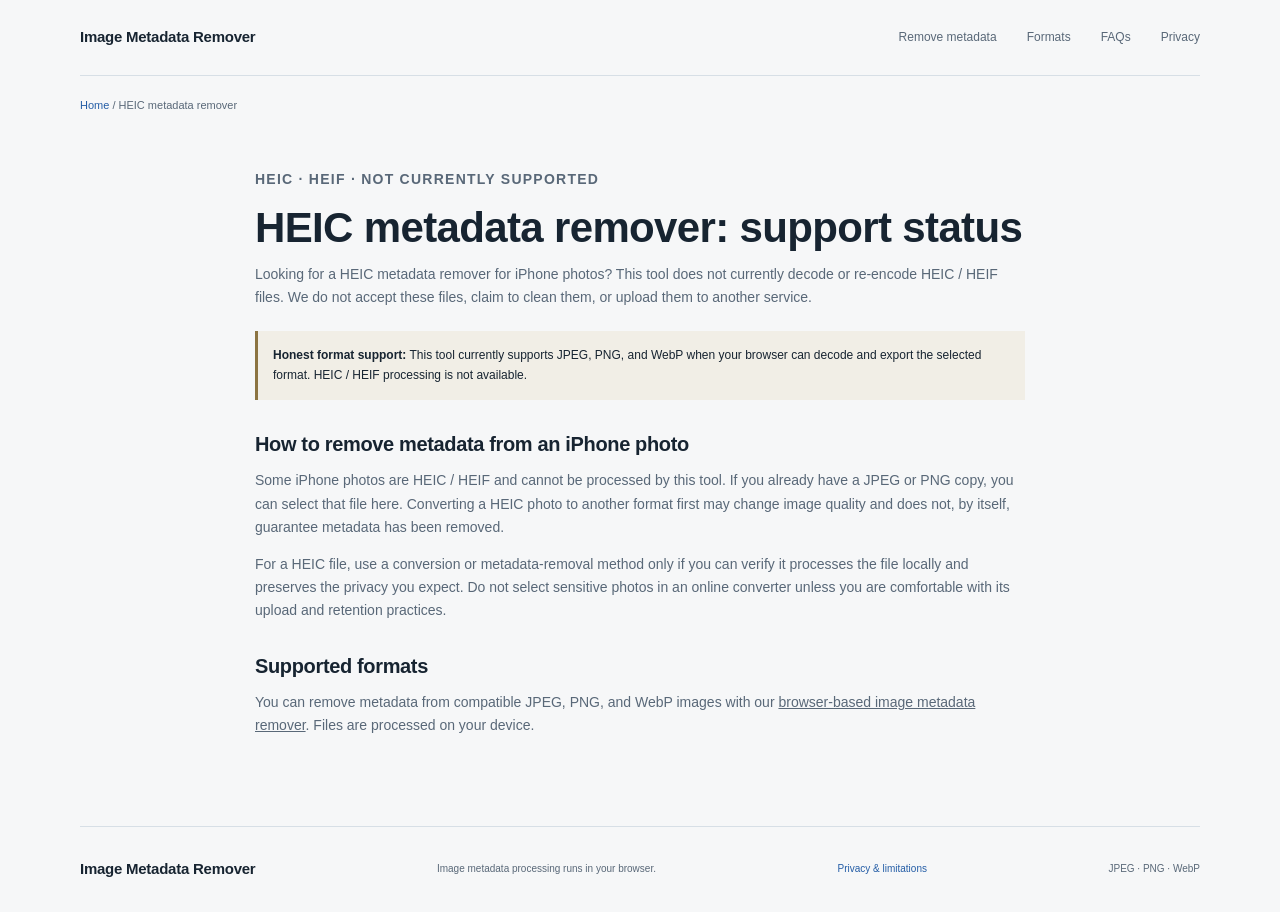
<file: pages/heic-metadata-remover/index.html>
<!doctype html>
<html lang="en">
<head>
  <meta charset="utf-8">
  <meta name="viewport" content="width=device-width, initial-scale=1">
  <meta name="description" content="Looking for a HEIC metadata remover? Image Metadata Remover does not currently support HEIC or HEIF, and will not upload your photo for conversion.">
  <title>HEIC Metadata Remover — Current Support and Privacy</title>
  <link rel="canonical" href="https://imagemetadataremover.tools/pages/heic-metadata-remover/">
  <link rel="icon" href="../../favicon.ico" type="image/x-icon">
  <link rel="stylesheet" href="../../styles.css">
  <script src="https://analytics.ahrefs.com/analytics.js" data-key="3HFCD3iN6Rl4ziVeqMb22g" async></script>
</head>
<body>
  <a class="skip-link" href="#main">Skip to content</a>
  <header class="site-header">
    <a class="brand" href="/">Image Metadata Remover</a>
    <nav aria-label="Main navigation"><a href="/#tool">Remove metadata</a><a href="/#formats">Formats</a><a href="/#faqs">FAQs</a><a href="/privacy/">Privacy</a></nav>
  </header>
  <main class="subpage-main" id="main">
    <p class="breadcrumb"><a href="/">Home</a> / HEIC metadata remover</p>
    <article class="format-detail unsupported">
      <p class="eyebrow">HEIC · HEIF · Not currently supported</p>
      <h1>HEIC metadata remover: support status</h1>
      <p>Looking for a HEIC metadata remover for iPhone photos? This tool does not currently decode or re-encode HEIC / HEIF files. We do not accept these files, claim to clean them, or upload them to another service.</p>
      <div class="callout"><strong>Honest format support:</strong> This tool currently supports JPEG, PNG, and WebP when your browser can decode and export the selected format. HEIC / HEIF processing is not available.</div>
      <h2>How to remove metadata from an iPhone photo</h2>
      <p>Some iPhone photos are HEIC / HEIF and cannot be processed by this tool. If you already have a JPEG or PNG copy, you can select that file here. Converting a HEIC photo to another format first may change image quality and does not, by itself, guarantee metadata has been removed.</p>
      <p>For a HEIC file, use a conversion or metadata-removal method only if you can verify it processes the file locally and preserves the privacy you expect. Do not select sensitive photos in an online converter unless you are comfortable with its upload and retention practices.</p>
      <h2>Supported formats</h2>
      <p>You can remove metadata from compatible JPEG, PNG, and WebP images with our <a href="/#tool">browser-based image metadata remover</a>. Files are processed on your device.</p>
    </article>
  </main>
  <footer class="site-footer"><a class="brand" href="/">Image Metadata Remover</a><p>Image metadata processing runs in your browser.</p><a href="/privacy/">Privacy &amp; limitations</a><span class="footer-formats">JPEG · PNG · WebP</span></footer>
</body>
</html>
</file>
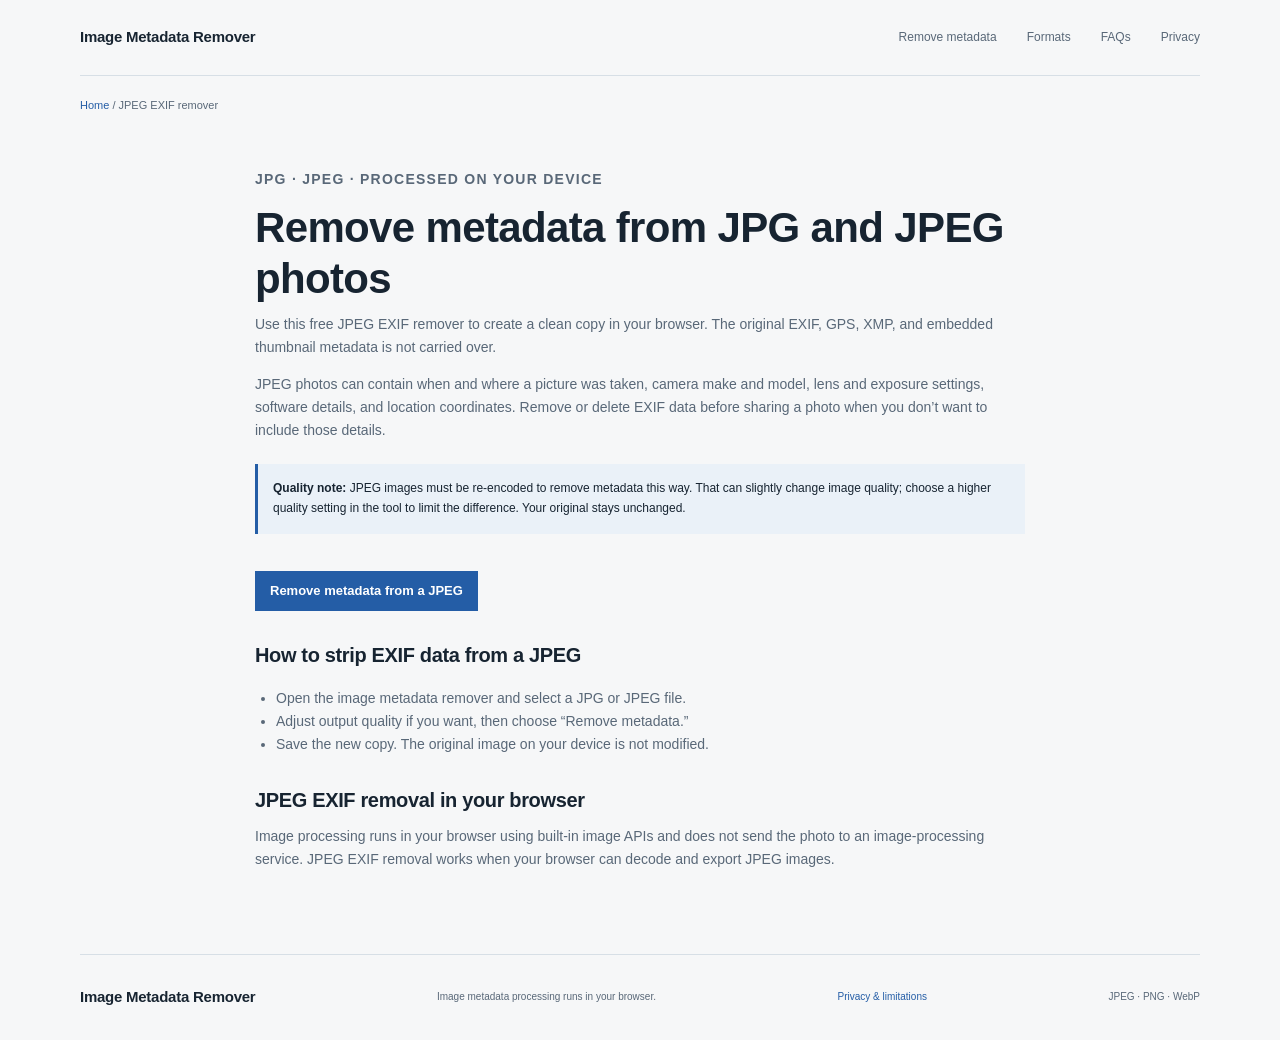
<file: pages/jpeg-exif-remover/index.html>
<!doctype html>
<html lang="en">
<head>
  <meta charset="utf-8">
  <meta name="viewport" content="width=device-width, initial-scale=1">
  <meta name="description" content="Remove metadata from JPG and JPEG photos in your browser. Strip EXIF and GPS details on your device with no image upload.">
  <title>JPEG EXIF Remover — Remove Metadata from JPG Photos</title>
  <link rel="canonical" href="https://imagemetadataremover.tools/pages/jpeg-exif-remover/">
  <link rel="icon" href="../../favicon.ico" type="image/x-icon">
  <link rel="stylesheet" href="../../styles.css">
  <script src="https://analytics.ahrefs.com/analytics.js" data-key="3HFCD3iN6Rl4ziVeqMb22g" async></script>
</head>
<body>
  <a class="skip-link" href="#main">Skip to content</a>
  <header class="site-header">
    <a class="brand" href="/">Image Metadata Remover</a>
    <nav aria-label="Main navigation"><a href="/#tool">Remove metadata</a><a href="/#formats">Formats</a><a href="/#faqs">FAQs</a><a href="/privacy/">Privacy</a></nav>
  </header>
  <main class="subpage-main" id="main">
    <p class="breadcrumb"><a href="/">Home</a> / JPEG EXIF remover</p>
    <article class="format-detail">
      <p class="eyebrow">JPG · JPEG · Processed on your device</p>
      <h1>Remove metadata from JPG and JPEG photos</h1>
      <p>Use this free JPEG EXIF remover to create a clean copy in your browser. The original EXIF, GPS, XMP, and embedded thumbnail metadata is not carried over.</p>
      <p>JPEG photos can contain when and where a picture was taken, camera make and model, lens and exposure settings, software details, and location coordinates. Remove or delete EXIF data before sharing a photo when you don’t want to include those details.</p>
      <div class="callout"><strong>Quality note:</strong> JPEG images must be re-encoded to remove metadata this way. That can slightly change image quality; choose a higher quality setting in the tool to limit the difference. Your original stays unchanged.</div>
      <a class="primary-button" href="/#tool">Remove metadata from a JPEG</a>
      <h2>How to strip EXIF data from a JPEG</h2>
      <ul>
        <li>Open the image metadata remover and select a JPG or JPEG file.</li>
        <li>Adjust output quality if you want, then choose “Remove metadata.”</li>
        <li>Save the new copy. The original image on your device is not modified.</li>
      </ul>
      <h2>JPEG EXIF removal in your browser</h2>
      <p>Image processing runs in your browser using built-in image APIs and does not send the photo to an image-processing service. JPEG EXIF removal works when your browser can decode and export JPEG images.</p>
    </article>
  </main>
  <footer class="site-footer"><a class="brand" href="/">Image Metadata Remover</a><p>Image metadata processing runs in your browser.</p><a href="/privacy/">Privacy &amp; limitations</a><span class="footer-formats">JPEG · PNG · WebP</span></footer>
</body>
</html>
</file>
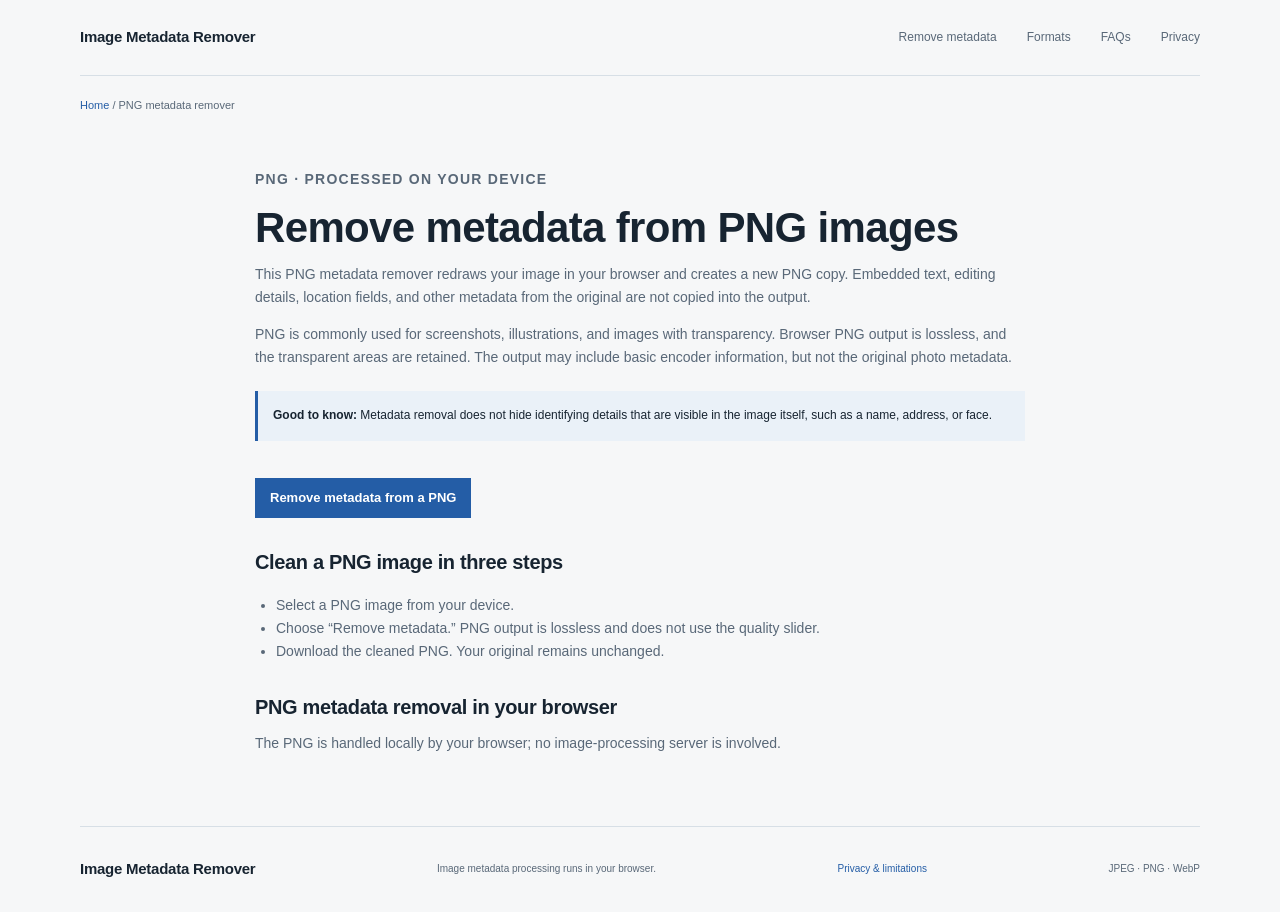
<file: pages/png-metadata-remover/index.html>
<!doctype html>
<html lang="en">
<head>
  <meta charset="utf-8">
  <meta name="viewport" content="width=device-width, initial-scale=1">
  <meta name="description" content="Clean PNG metadata in your browser. Remove embedded image metadata with lossless PNG output; your file stays on your device.">
  <title>PNG Metadata Remover — Clean PNG Images Privately</title>
  <link rel="canonical" href="https://imagemetadataremover.tools/pages/png-metadata-remover/">
  <link rel="icon" href="../../favicon.ico" type="image/x-icon">
  <link rel="stylesheet" href="../../styles.css">
  <script src="https://analytics.ahrefs.com/analytics.js" data-key="3HFCD3iN6Rl4ziVeqMb22g" async></script>
</head>
<body>
  <a class="skip-link" href="#main">Skip to content</a>
  <header class="site-header">
    <a class="brand" href="/">Image Metadata Remover</a>
    <nav aria-label="Main navigation"><a href="/#tool">Remove metadata</a><a href="/#formats">Formats</a><a href="/#faqs">FAQs</a><a href="/privacy/">Privacy</a></nav>
  </header>
  <main class="subpage-main" id="main">
    <p class="breadcrumb"><a href="/">Home</a> / PNG metadata remover</p>
    <article class="format-detail">
      <p class="eyebrow">PNG · Processed on your device</p>
      <h1>Remove metadata from PNG images</h1>
      <p>This PNG metadata remover redraws your image in your browser and creates a new PNG copy. Embedded text, editing details, location fields, and other metadata from the original are not copied into the output.</p>
      <p>PNG is commonly used for screenshots, illustrations, and images with transparency. Browser PNG output is lossless, and the transparent areas are retained. The output may include basic encoder information, but not the original photo metadata.</p>
      <div class="callout"><strong>Good to know:</strong> Metadata removal does not hide identifying details that are visible in the image itself, such as a name, address, or face.</div>
      <a class="primary-button" href="/#tool">Remove metadata from a PNG</a>
      <h2>Clean a PNG image in three steps</h2>
      <ul>
        <li>Select a PNG image from your device.</li>
        <li>Choose “Remove metadata.” PNG output is lossless and does not use the quality slider.</li>
        <li>Download the cleaned PNG. Your original remains unchanged.</li>
      </ul>
      <h2>PNG metadata removal in your browser</h2>
      <p>The PNG is handled locally by your browser; no image-processing server is involved.</p>
    </article>
  </main>
  <footer class="site-footer"><a class="brand" href="/">Image Metadata Remover</a><p>Image metadata processing runs in your browser.</p><a href="/privacy/">Privacy &amp; limitations</a><span class="footer-formats">JPEG · PNG · WebP</span></footer>
</body>
</html>
</file>
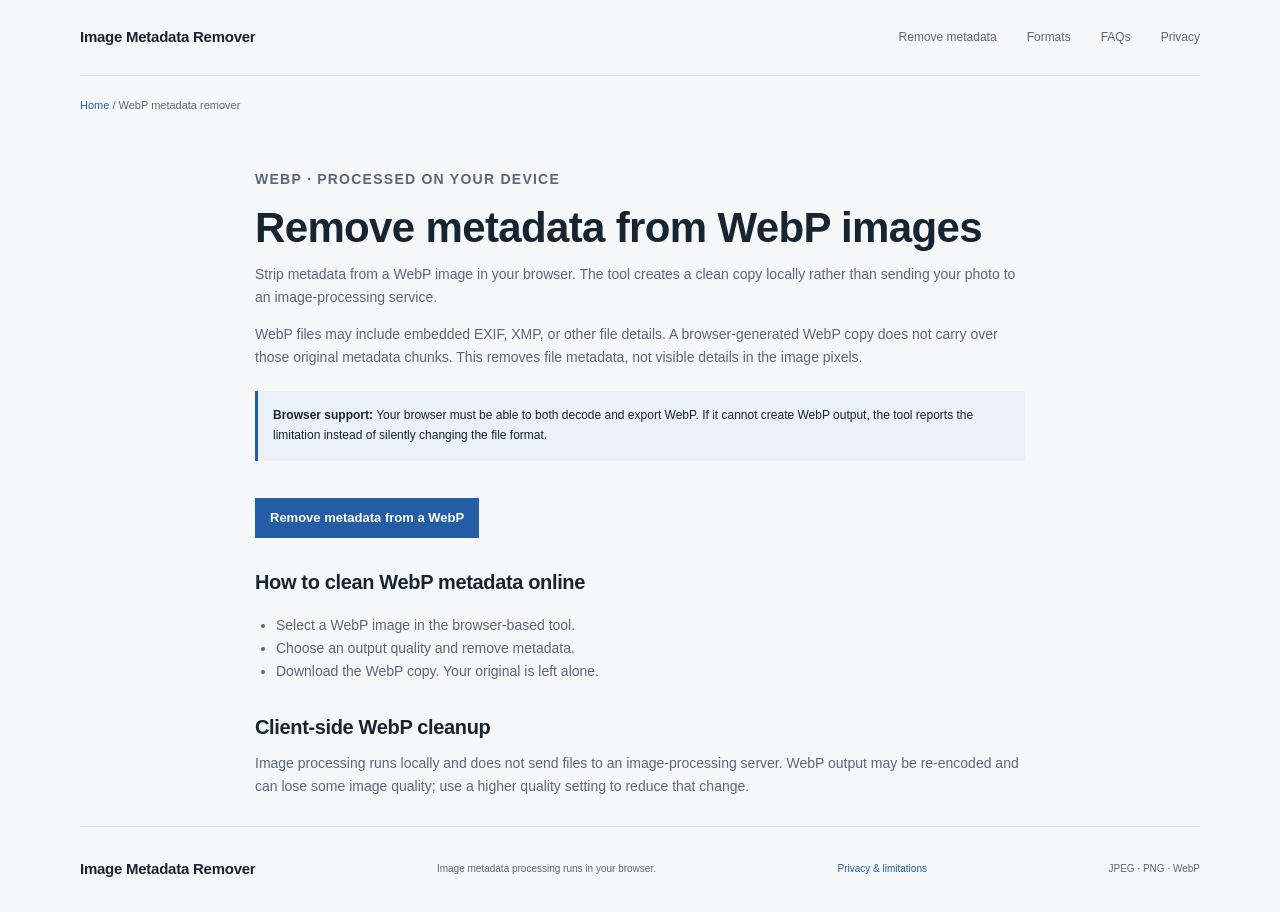
<file: pages/webp-metadata-remover/index.html>
<!doctype html>
<html lang="en">
<head>
  <meta charset="utf-8">
  <meta name="viewport" content="width=device-width, initial-scale=1">
  <meta name="description" content="Strip metadata from WebP images in your browser. Image processing happens locally on your device.">
  <title>WebP Metadata Remover — Strip WebP Metadata Online</title>
  <link rel="canonical" href="https://imagemetadataremover.tools/pages/webp-metadata-remover/">
  <link rel="icon" href="../../favicon.ico" type="image/x-icon">
  <link rel="stylesheet" href="../../styles.css">
  <script src="https://analytics.ahrefs.com/analytics.js" data-key="3HFCD3iN6Rl4ziVeqMb22g" async></script>
</head>
<body>
  <a class="skip-link" href="#main">Skip to content</a>
  <header class="site-header">
    <a class="brand" href="/">Image Metadata Remover</a>
    <nav aria-label="Main navigation"><a href="/#tool">Remove metadata</a><a href="/#formats">Formats</a><a href="/#faqs">FAQs</a><a href="/privacy/">Privacy</a></nav>
  </header>
  <main class="subpage-main" id="main">
    <p class="breadcrumb"><a href="/">Home</a> / WebP metadata remover</p>
    <article class="format-detail">
      <p class="eyebrow">WebP · Processed on your device</p>
      <h1>Remove metadata from WebP images</h1>
      <p>Strip metadata from a WebP image in your browser. The tool creates a clean copy locally rather than sending your photo to an image-processing service.</p>
      <p>WebP files may include embedded EXIF, XMP, or other file details. A browser-generated WebP copy does not carry over those original metadata chunks. This removes file metadata, not visible details in the image pixels.</p>
      <div class="callout"><strong>Browser support:</strong> Your browser must be able to both decode and export WebP. If it cannot create WebP output, the tool reports the limitation instead of silently changing the file format.</div>
      <a class="primary-button" href="/#tool">Remove metadata from a WebP</a>
      <h2>How to clean WebP metadata online</h2>
      <ul>
        <li>Select a WebP image in the browser-based tool.</li>
        <li>Choose an output quality and remove metadata.</li>
        <li>Download the WebP copy. Your original is left alone.</li>
      </ul>
      <h2>Client-side WebP cleanup</h2>
      <p>Image processing runs locally and does not send files to an image-processing server. WebP output may be re-encoded and can lose some image quality; use a higher quality setting to reduce that change.</p>
    </article>
  </main>
  <footer class="site-footer"><a class="brand" href="/">Image Metadata Remover</a><p>Image metadata processing runs in your browser.</p><a href="/privacy/">Privacy &amp; limitations</a><span class="footer-formats">JPEG · PNG · WebP</span></footer>
</body>
</html>
</file>
<file: styles.css>
:root {
  color-scheme: light;
  --ink: #172431;
  --muted: #596878;
  --accent: #245da6;
  --accent-dark: #194879;
  --accent-soft: #eaf1f8;
  --paper: #f6f7f8;
  --line: #d7dfe6;
  --white: #fff;
  font-family: "Segoe UI", Arial, sans-serif;
  font-synthesis: none;
  text-rendering: optimizeLegibility;
}

* { box-sizing: border-box; }
[hidden] { display: none !important; }

body {
  margin: 0;
  color: var(--ink);
  background: var(--paper);
  font-size: 15px;
  line-height: 1.65;
}

a { color: inherit; }
button, input { font: inherit; }

.skip-link {
  position: absolute;
  z-index: 5;
  top: -60px;
  left: 16px;
  padding: 10px 14px;
  background: var(--white);
}
.skip-link:focus { top: 12px; }

.site-header, .site-footer {
  width: min(1120px, calc(100% - 48px));
  margin: 0 auto;
  display: flex;
  align-items: center;
  justify-content: space-between;
}
.site-header {
  min-height: 76px;
  border-bottom: 1px solid var(--line);
}
.brand {
  display: inline-flex;
  align-items: center;
  color: var(--ink);
  font-size: 15px;
  font-weight: 700;
  letter-spacing: -.25px;
  text-decoration: none;
}
.site-header nav { display: flex; gap: 30px; }
.site-header nav a {
  color: var(--muted);
  font-size: 12px;
  text-decoration: none;
}
.site-header nav a:hover, .guide-links a:hover { color: var(--accent); }

h1, h2, h3, p { margin-top: 0; }
h1, h2, h3 { letter-spacing: -.65px; }

main:not(.subpage-main) {
  display: grid;
  width: min(1120px, calc(100% - 48px));
  margin: 0 auto;
  padding-top: 26px;
  grid-template-columns: minmax(0, .9fr) minmax(0, 1.1fr);
  column-gap: 56px;
}
.hero {
  grid-column: 1;
  align-self: center;
  width: auto;
  margin: 20px 0 30px;
  text-align: left;
}
.eyebrow {
  margin: 0 0 12px;
  color: var(--accent);
  font-size: 10px;
  font-weight: 700;
  letter-spacing: 1.25px;
  text-transform: uppercase;
}
.hero .eyebrow { display: flex; align-items: center; gap: 9px; }
.privacy-dot {
  width: 7px;
  height: 7px;
  border-radius: 50%;
  background: var(--accent);
}
h1 {
  max-width: 470px;
  margin-bottom: 18px;
  font-size: clamp(40px, 4.7vw, 58px);
  font-weight: 700;
  line-height: 1.08;
}
.hero-copy { max-width: 440px; margin: 0; color: var(--muted); font-size: 16px; }

.tool-card {
  grid-column: 2;
  grid-row: 1;
  width: auto;
  margin: 22px 0 0;
  padding: 25px;
  border: 1px solid var(--line);
  background: var(--white);
}
.tool-heading { display: flex; justify-content: space-between; align-items: center; gap: 16px; margin-bottom: 20px; }
.tool-heading .eyebrow { margin-bottom: 4px; font-size: 9px; }
.tool-heading h2 { margin: 0; font-size: 20px; letter-spacing: -.5px; }
.local-badge {
  padding: 4px 8px;
  border: 1px solid #d5e0eb;
  color: var(--accent-dark);
  background: #f7f9fb;
  font-size: 10px;
  font-weight: 600;
  white-space: nowrap;
}
.local-badge span { padding-right: 4px; }
.drop-zone {
  position: relative;
  display: flex;
  min-height: 178px;
  flex-direction: column;
  align-items: center;
  justify-content: center;
  border: 1px dashed #9eafbf;
  background: #fafbfd;
  cursor: pointer;
  transition: background .15s, border-color .15s;
}
.drop-zone:hover, .drop-zone.dragging { border-color: var(--accent); background: #f3f7fb; }
.drop-zone:focus-within { outline: 2px solid #86a9d0; outline-offset: 3px; }
.drop-zone input { position: absolute; width: 1px; height: 1px; overflow: hidden; clip: rect(0, 0, 0, 0); }
.upload-icon {
  display: grid;
  width: 38px;
  height: 38px;
  margin-bottom: 9px;
  place-items: center;
  color: var(--accent);
  background: var(--accent-soft);
}
.upload-icon svg { width: 21px; fill: none; stroke: currentColor; stroke-linecap: round; stroke-linejoin: round; stroke-width: 1.6; }
.drop-title { font-size: 14px; font-weight: 600; }
.drop-caption { margin-top: 3px; color: #748292; font-size: 11px; }

.file-summary {
  display: flex;
  align-items: center;
  gap: 12px;
  margin-top: 14px;
  padding: 11px;
  border: 1px solid var(--line);
}
.file-icon { display: grid; width: 36px; height: 36px; flex: 0 0 auto; place-items: center; color: var(--accent-dark); background: var(--accent-soft); font-size: 9px; font-weight: 700; }
.file-details { display: flex; min-width: 0; flex: 1; flex-direction: column; }
.file-details strong { overflow: hidden; font-size: 12px; text-overflow: ellipsis; white-space: nowrap; }
.file-details span { color: var(--muted); font-size: 10px; }
.text-button { padding: 6px 8px; border: 0; color: var(--muted); background: transparent; cursor: pointer; font-size: 11px; }
.text-button:hover { color: #9c3434; }
.quality-control { margin: 17px 0 5px; }
.quality-control label { display: flex; justify-content: space-between; font-size: 11px; font-weight: 600; }
.quality-control output { color: var(--accent); }
.quality-control input { width: 100%; margin: 9px 0 0; accent-color: var(--accent); }
.quality-control p { margin: 0; color: #748292; font-size: 10px; }
.primary-button, .secondary-button {
  display: inline-flex;
  align-items: center;
  justify-content: center;
  border: 1px solid var(--accent);
  background: var(--accent);
  color: white;
  font-size: 13px;
  font-weight: 600;
  text-decoration: none;
  cursor: pointer;
  transition: background .15s, border-color .15s;
}
.primary-button { width: 100%; min-height: 46px; margin-top: 15px; }
.primary-button:hover:not(:disabled), .secondary-button:hover { border-color: var(--accent-dark); background: var(--accent-dark); }
.primary-button:disabled { border-color: #aeb9c4; background: #aeb9c4; cursor: not-allowed; }
.status-message { min-height: 19px; margin: 8px 0 0; color: var(--accent-dark); text-align: center; font-size: 11px; }
.status-message.error { color: #a13838; }
.privacy-note { margin: 7px 0 0; color: #687889; text-align: center; font-size: 10px; }

.trust-strip {
  grid-column: 1 / -1;
  display: grid;
  width: 100%;
  margin: 25px 0 78px;
  padding: 18px 0;
  border-top: 1px solid var(--line);
  border-bottom: 1px solid var(--line);
  grid-template-columns: repeat(3, 1fr);
}
.trust-strip > div { display: flex; flex-direction: column; padding: 0 22px; border-right: 1px solid var(--line); }
.trust-strip > div:first-child { padding-left: 0; }
.trust-strip > div:last-child { padding-right: 0; border-right: 0; }
.trust-strip strong { font-size: 12px; font-weight: 600; }
.trust-strip > div > span:last-child { color: var(--muted); font-size: 11px; }

.content-section, .metadata-section, .guides-section, .faq-section, .social-note, .format-detail {
  grid-column: 1 / -1;
  width: min(990px, 100%);
  margin: 0 auto 82px;
}
.section-intro { max-width: 670px; margin: 0 0 25px; text-align: left; }
.section-intro h2, .metadata-copy h2, .social-note h2, .format-detail h1 { margin-bottom: 9px; font-size: clamp(27px, 3.5vw, 35px); line-height: 1.2; }
.section-intro > p:last-child, .metadata-copy > p:last-child { margin-bottom: 0; color: var(--muted); font-size: 13px; }
.steps-grid { display: grid; border-top: 1px solid var(--line); grid-template-columns: repeat(3, 1fr); }
.step-card { min-height: 150px; padding: 19px 22px 12px 0; border: 0; border-right: 1px solid var(--line); background: transparent; }
.step-card + .step-card { padding-left: 22px; }
.step-card:last-child { border-right: 0; }
.step-number { color: var(--accent); font-size: 10px; font-weight: 700; letter-spacing: .8px; }
.step-card h3 { margin: 11px 0 6px; font-size: 16px; letter-spacing: -.3px; }
.step-card p { margin: 0; color: var(--muted); font-size: 11px; }

.example-section {
  grid-column: 1 / -1;
  display: grid;
  width: min(990px, 100%);
  margin: 0 auto 82px;
  align-items: center;
  grid-template-columns: .72fr 1.28fr;
  gap: 34px;
}
.example-copy h2 { margin-bottom: 10px; font-size: clamp(26px, 3.2vw, 33px); line-height: 1.2; }
.example-copy > p:not(.eyebrow) { margin-bottom: 17px; color: var(--muted); font-size: 13px; }
.example-copy .secondary-button { min-height: 40px; padding: 0 14px; }
.example-figure { margin: 0; }
.example-figure img { display: block; width: 100%; height: auto; border: 1px solid var(--line); }
.example-figure figcaption { margin-top: 7px; color: var(--muted); font-size: 10px; }

.metadata-section {
  display: grid;
  align-items: center;
  grid-template-columns: 1fr 1fr;
  gap: 62px;
  padding: 35px 38px;
  border-top: 1px solid #d6e0e9;
  border-bottom: 1px solid #d6e0e9;
  background: #edf2f6;
}
.metadata-copy h2 { font-size: 31px; }
.metadata-list { display: grid; gap: 12px; margin: 0; padding: 0; list-style: none; }
.metadata-list li { display: flex; align-items: center; gap: 11px; }
.metadata-symbol { display: grid; width: 30px; height: 30px; flex: 0 0 auto; place-items: center; border: 1px solid #d2dde7; color: var(--accent-dark); background: white; font-size: 14px; }
.metadata-list li span:last-child { display: flex; flex-direction: column; }
.metadata-list strong { font-size: 11px; }
.metadata-list small { color: var(--muted); font-size: 10px; }

.format-grid { display: grid; border-top: 1px solid var(--line); border-left: 1px solid var(--line); grid-template-columns: repeat(2, 1fr); }
.format-card { display: flex; min-height: 160px; flex-direction: column; align-items: flex-start; padding: 19px; border-right: 1px solid var(--line); border-bottom: 1px solid var(--line); background: var(--white); text-decoration: none; transition: background .15s; }
.format-card:hover { background: #f2f6fa; }
.format-label { margin-bottom: 5px; color: var(--accent); font-size: 9px; font-weight: 700; letter-spacing: .9px; }
.format-card strong { font-size: 15px; }
.format-card > span:nth-last-child(2) { margin-top: 3px; color: var(--muted); font-size: 11px; }
.format-card .card-link { margin-top: auto; padding-top: 10px; color: var(--accent); font-size: 10px; font-weight: 600; }
.format-card-muted { background: #f5f6f7; }

.guides-section { display: grid; grid-template-columns: .8fr 1.2fr; gap: 44px; }
.guides-section .section-intro { margin: 0; }
.guides-section .section-intro h2 { font-size: 28px; }
.guide-links { display: grid; border-top: 1px solid var(--line); }
.guide-links a { display: flex; justify-content: space-between; gap: 20px; padding: 11px 0; border-bottom: 1px solid var(--line); font-size: 12px; text-decoration: none; }
.guide-links a span { color: var(--accent); }

.faq-section { max-width: 760px; }
.faq-list { border-top: 1px solid var(--line); }
.faq-list details { padding: 15px 0; border-bottom: 1px solid var(--line); }
.faq-list summary { position: relative; padding-right: 28px; cursor: pointer; font-size: 13px; font-weight: 600; list-style: none; }
.faq-list summary::-webkit-details-marker { display: none; }
.faq-list summary::after { position: absolute; right: 3px; content: "+"; color: var(--accent); font-size: 18px; font-weight: 400; line-height: 1; }
.faq-list details[open] summary::after { content: "−"; }
.faq-list details p { margin: 9px 26px 0 0; color: var(--muted); font-size: 12px; }

.social-note {
  padding: 28px 32px;
  border-top: 1px solid #d6e0e9;
  border-bottom: 1px solid #d6e0e9;
  background: #edf2f6;
}
.social-note .eyebrow { margin-bottom: 7px; }
.social-note h2 { max-width: 610px; font-size: 25px; }
.social-note > p:not(.eyebrow) { max-width: 650px; margin: 0 0 17px; color: var(--muted); font-size: 12px; }
.secondary-button { min-height: 38px; padding: 0 13px; font-size: 11px; }

.site-footer { min-height: 86px; border-top: 1px solid var(--line); }
.site-footer p, .footer-formats { margin: 0; color: var(--muted); font-size: 10px; }
.site-footer > a:not(.brand) { color: var(--accent); font-size: 10px; text-decoration: none; }
.site-footer > a:not(.brand):hover { text-decoration: underline; }

.subpage-main { width: min(1120px, calc(100% - 48px)); min-height: calc(100vh - 170px); margin: 0 auto; }
.breadcrumb { width: 100%; margin: 20px auto 0; color: var(--muted); font-size: 11px; }
.breadcrumb a { color: var(--accent); text-decoration: none; }
.format-detail { max-width: 770px; margin-top: 54px; }
.format-detail h1 { max-width: none; margin-top: 9px; font-size: clamp(32px, 4vw, 42px); }
.format-detail > p, .format-detail li { color: var(--muted); font-size: 14px; }
.format-detail h2 { margin: 28px 0 8px; font-size: 20px; letter-spacing: -.35px; }
.format-detail ul { padding-left: 21px; }
.format-detail .callout { margin: 22px 0; padding: 15px; border-left: 3px solid var(--accent); background: var(--accent-soft); color: var(--ink); font-size: 12px; }
.format-detail .primary-button { width: auto; min-height: 40px; padding: 0 14px; }
.unsupported .callout { border-left-color: #8c7442; background: #f1eee6; }

.metadata-viewer {
  margin: 28px 0;
  padding: 22px;
  border: 1px solid var(--line);
  background: var(--white);
}
.metadata-viewer h2 { margin-top: 0; }
.metadata-file-label { display: block; margin-bottom: 7px; color: var(--ink); font-size: 12px; font-weight: 600; }
.metadata-viewer input[type="file"] { display: block; width: 100%; padding: 11px; border: 1px solid var(--line); background: #fafbfd; font-size: 12px; }
.metadata-results { margin-top: 22px; padding-top: 18px; border-top: 1px solid var(--line); }
.metadata-results h3 { margin-bottom: 10px; font-size: 16px; }
.metadata-results dl { display: grid; margin: 0; grid-template-columns: minmax(130px, .7fr) 1.3fr; }
.metadata-results dt, .metadata-results dd { margin: 0; padding: 7px 9px; border-bottom: 1px solid #e8edf1; font-size: 12px; overflow-wrap: anywhere; }
.metadata-results dt { color: var(--muted); font-weight: 600; }
.metadata-results dd { color: var(--ink); }
.metadata-results > p { margin: 14px 0; color: var(--muted); font-size: 11px; }
.metadata-results .secondary-button { padding: 0 12px; }

a:focus-visible, button:focus-visible, summary:focus-visible, input:focus-visible {
  outline: 2px solid #3977bd;
  outline-offset: 3px;
}

@media (max-width: 850px) {
  main:not(.subpage-main) { grid-template-columns: 1fr; column-gap: 0; }
  .hero { grid-column: 1; margin: 34px 0 17px; }
  h1 { max-width: 650px; font-size: clamp(38px, 8vw, 54px); }
  .hero-copy { max-width: 620px; }
  .tool-card { grid-column: 1; grid-row: auto; margin: 0; }
  .trust-strip { margin-bottom: 64px; }
}
@media (max-width: 700px) {
  .site-header, .site-footer, main:not(.subpage-main), .subpage-main { width: calc(100% - 32px); }
  .site-header { min-height: 76px; }
  .site-header nav { gap: 15px; }
  .site-header nav a { font-size: 11px; }
  .hero { margin-top: 30px; }
  .hero-copy { font-size: 14px; }
  .tool-card { padding: 19px; }
  .tool-heading { align-items: flex-start; gap: 10px; }
  .tool-heading h2 { font-size: 18px; }
  .local-badge { margin-top: 2px; padding: 4px 6px; font-size: 9px; }
  .trust-strip { padding: 14px 0; }
  .trust-strip > div { padding: 0 12px; }
  .trust-strip > div:first-child { padding-left: 0; }
  .trust-strip strong { font-size: 11px; }
  .trust-strip > div > span:last-child { font-size: 10px; }
  .steps-grid { grid-template-columns: 1fr; }
  .step-card, .step-card + .step-card { min-height: auto; padding: 15px 0; border-right: 0; border-bottom: 1px solid var(--line); }
  .step-card:last-child { border-bottom: 0; }
  .example-section { grid-template-columns: 1fr; gap: 18px; }
  .metadata-section { grid-template-columns: 1fr; gap: 22px; padding: 25px 20px; }
  .metadata-copy h2 { font-size: 27px; }
  .guides-section { grid-template-columns: 1fr; gap: 16px; }
  .guides-section .section-intro h2 { font-size: 25px; }
  .site-footer { flex-wrap: wrap; gap: 10px; padding: 16px 0; }
  .metadata-viewer { padding: 16px; }
  .metadata-results dl { grid-template-columns: 1fr; }
  .metadata-results dt { padding-bottom: 2px; border-bottom: 0; }
  .metadata-results dd { padding-top: 2px; }
}
@media (max-width: 500px) {
  .site-header { align-items: flex-start; flex-direction: column; justify-content: center; gap: 5px; padding: 9px 0; }
  .brand { font-size: 14px; }
  .site-header nav { gap: 15px; }
  .site-header nav a { font-size: 10px; }
  .hero { margin-top: 25px; }
  h1 { font-size: 39px; }
  .tool-card { padding: 15px; }
  .tool-heading { flex-direction: column; }
  .drop-zone { min-height: 160px; }
  .trust-strip { grid-template-columns: 1fr; gap: 12px; }
  .trust-strip > div, .trust-strip > div:first-child { padding: 0; border-right: 0; }
  .trust-strip strong { font-size: 11px; }
  .trust-strip > div > span:last-child { font-size: 10px; }
  .format-grid { grid-template-columns: 1fr; }
  .social-note { padding: 23px 19px; }
  .social-note h2 { font-size: 22px; }
  .footer-formats { display: none; }
}
</file>
